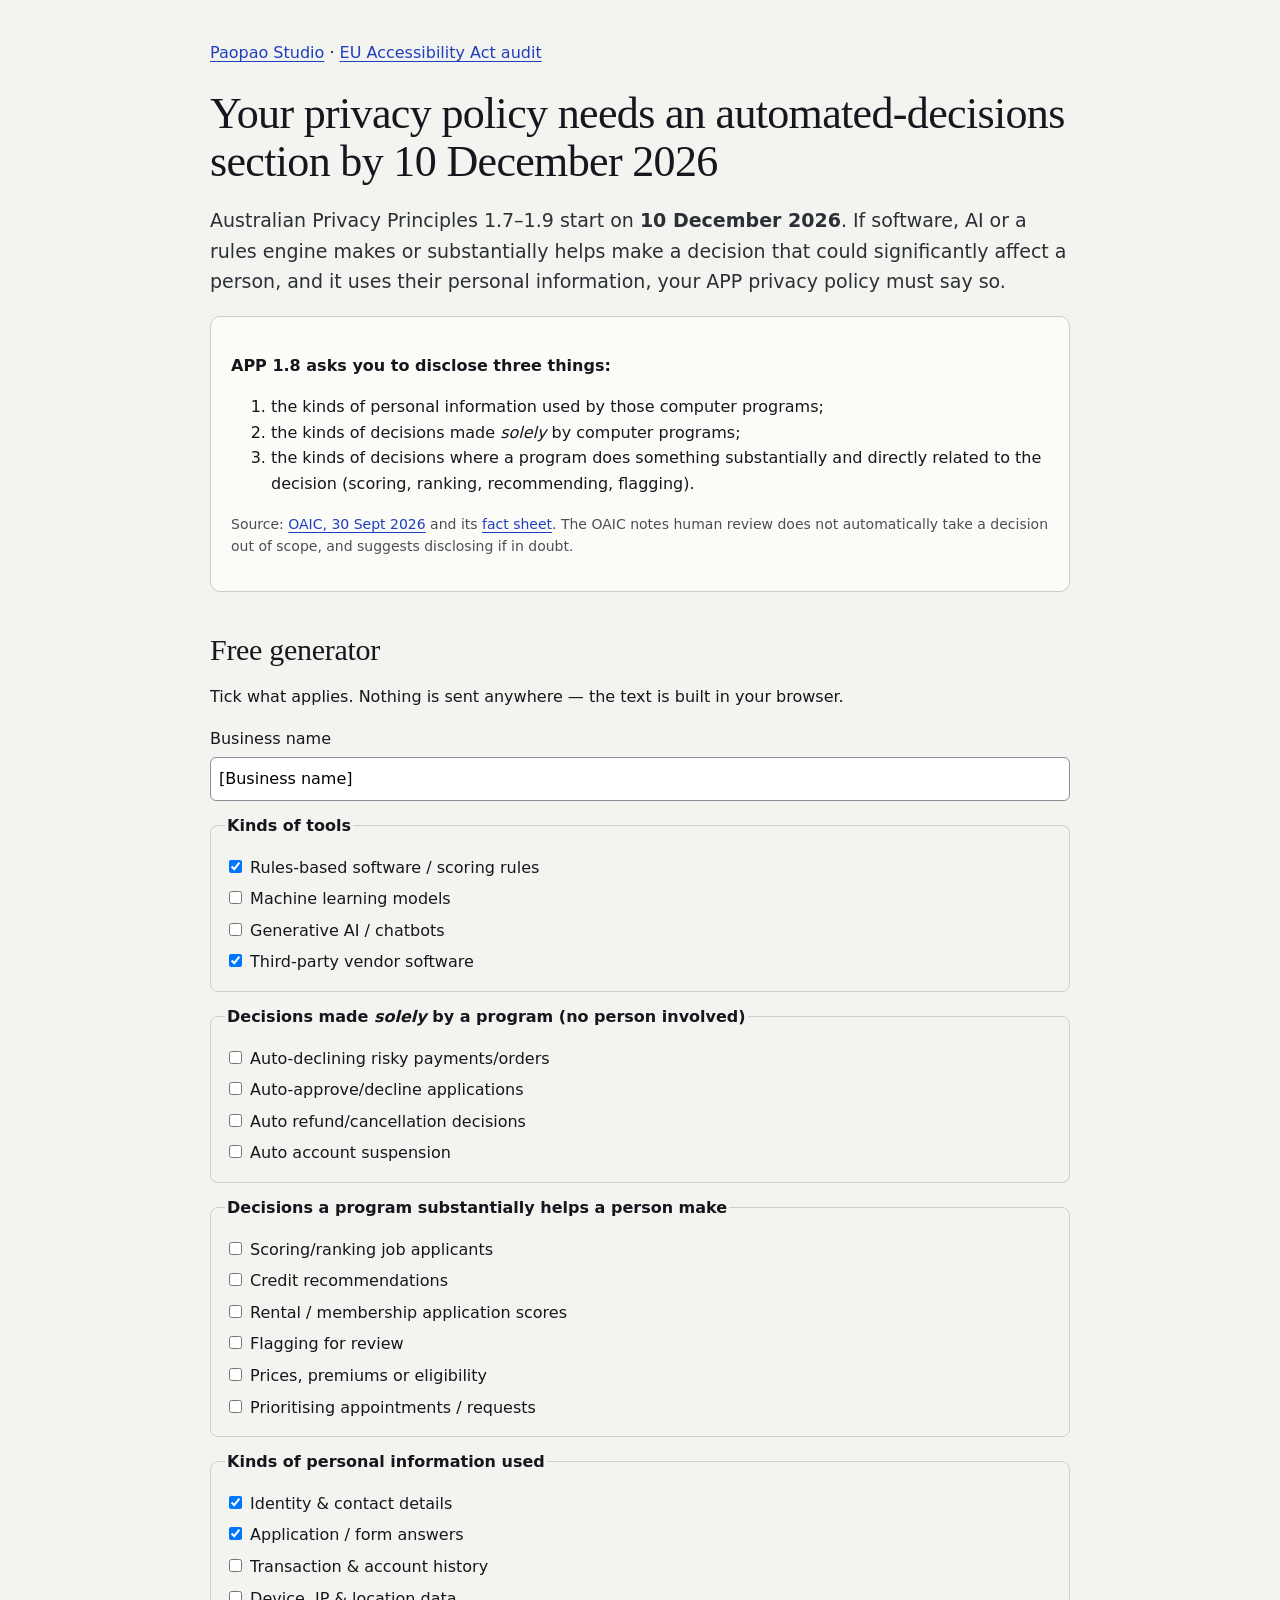
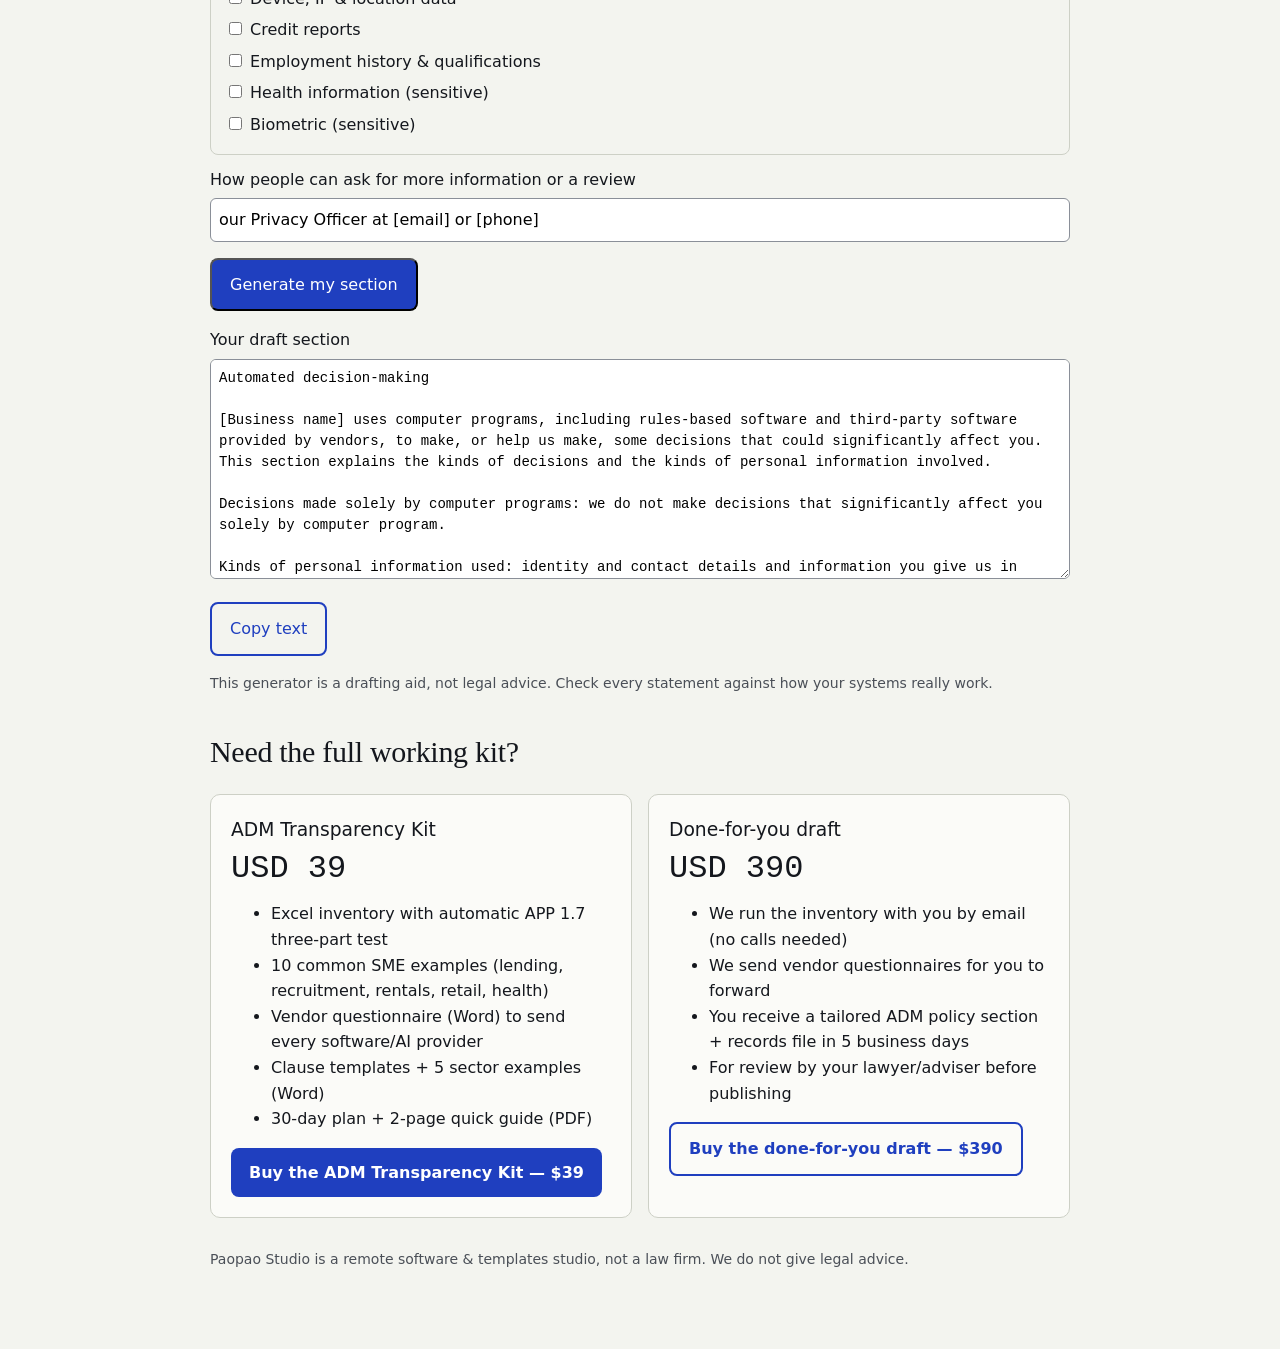
<file: au-adm/index.html>
<!doctype html>
<html lang="en-AU">
<head>
<meta charset="utf-8">
<meta name="viewport" content="width=device-width, initial-scale=1">
<title>APP 1.7–1.9 Automated Decision-Making Privacy Policy Generator (free) | 10 Dec 2026 deadline</title>
<meta name="description" content="Free generator for the new Australian Privacy Act automated decision-making (ADM) privacy-policy section required from 10 December 2026, plus a USD 39 inventory & vendor-questionnaire kit.">
<link rel="canonical" href="https://paopao-studio.pages.dev/au-adm/">
<meta property="og:title" content="APP 1.7–1.9 ADM privacy-policy generator (free)">
<meta property="og:description" content="From 10 December 2026 your privacy policy must explain decisions made or informed by computer programs. Draft the section in 5 minutes.">
<link rel="icon" href="../assets/favicon.svg" type="image/svg+xml">
<link rel="stylesheet" href="../assets/styles.css">
<link rel="stylesheet" href="../assets/offer.css">
</head>
<body>
<a class="skip" href="#main">Skip to content</a>
<main id="main" class="o-wrap">
<p class="o-nav"><a href="../">Paopao Studio</a> · <a href="../eaa-audit/">EU Accessibility Act audit</a></p>
<h1>Your privacy policy needs an automated-decisions section by 10 December 2026</h1>
<p class="o-lead">Australian Privacy Principles 1.7–1.9 start on <strong>10 December 2026</strong>. If software, AI or a rules engine makes or substantially helps make a decision that could significantly affect a person, and it uses their personal information, your APP privacy policy must say so.</p>
<div class="o-box">
<p><strong>APP 1.8 asks you to disclose three things:</strong></p>
<ol><li>the kinds of personal information used by those computer programs;</li>
<li>the kinds of decisions made <em>solely</em> by computer programs;</li>
<li>the kinds of decisions where a program does something substantially and directly related to the decision (scoring, ranking, recommending, flagging).</li></ol>
<p class="o-small">Source: <a href="https://www.oaic.gov.au/news/media-centre/new-resources-on-transparency-for-use-of-ai-and-automated-decision-making">OAIC, 30 Sept 2026</a> and its <a href="https://www.oaic.gov.au/__data/assets/pdf_file/0021/269013/APP-1.7-1.9-Transparency-Obligation-Fact-Sheet.PDF">fact sheet</a>. The OAIC notes human review does not automatically take a decision out of scope, and suggests disclosing if in doubt.</p>
</div>

<h2>Free generator</h2>
<p>Tick what applies. Nothing is sent anywhere — the text is built in your browser.</p>
<form id="gen" onsubmit="return false">
<label for="org">Business name</label><input type="text" id="org" value="[Business name]">
<fieldset><legend>Kinds of tools</legend>
<label><input type="checkbox" name="tool" value="rules-based software" checked> Rules-based software / scoring rules</label>
<label><input type="checkbox" name="tool" value="machine learning models"> Machine learning models</label>
<label><input type="checkbox" name="tool" value="generative AI tools, including chatbots"> Generative AI / chatbots</label>
<label><input type="checkbox" name="tool" value="third-party software provided by vendors" checked> Third-party vendor software</label>
</fieldset>
<fieldset><legend>Decisions made <em>solely</em> by a program (no person involved)</legend>
<label><input type="checkbox" name="solo" value="automatically declining payments or orders our fraud system identifies as high risk"> Auto-declining risky payments/orders</label>
<label><input type="checkbox" name="solo" value="automatically approving or declining applications that meet or fail set criteria"> Auto-approve/decline applications</label>
<label><input type="checkbox" name="solo" value="automatically approving or refusing some refund or cancellation requests"> Auto refund/cancellation decisions</label>
<label><input type="checkbox" name="solo" value="automatically suspending accounts that show signs of misuse"> Auto account suspension</label>
</fieldset>
<fieldset><legend>Decisions a program substantially helps a person make</legend>
<label><input type="checkbox" name="assist" value="scoring or ranking job applications before our staff review them"> Scoring/ranking job applicants</label>
<label><input type="checkbox" name="assist" value="recommending whether to approve credit and what limit to offer"> Credit recommendations</label>
<label><input type="checkbox" name="assist" value="scoring rental or membership applications"> Rental / membership application scores</label>
<label><input type="checkbox" name="assist" value="flagging claims, transactions or accounts for further review"> Flagging for review</label>
<label><input type="checkbox" name="assist" value="setting prices, premiums or eligibility for offers"> Prices, premiums or eligibility</label>
<label><input type="checkbox" name="assist" value="prioritising appointment or service requests"> Prioritising appointments / requests</label>
</fieldset>
<fieldset><legend>Kinds of personal information used</legend>
<label><input type="checkbox" name="pi" value="identity and contact details" checked> Identity &amp; contact details</label>
<label><input type="checkbox" name="pi" value="information you give us in applications and forms" checked> Application / form answers</label>
<label><input type="checkbox" name="pi" value="transaction, order and account history"> Transaction &amp; account history</label>
<label><input type="checkbox" name="pi" value="device, IP address and location data"> Device, IP &amp; location data</label>
<label><input type="checkbox" name="pi" value="credit information from credit reporting bodies"> Credit reports</label>
<label><input type="checkbox" name="pi" value="employment history and qualifications"> Employment history &amp; qualifications</label>
<label><input type="checkbox" name="pi" value="health information (sensitive information)"> Health information (sensitive)</label>
<label><input type="checkbox" name="pi" value="biometric information such as facial images or voice (sensitive information)"> Biometric (sensitive)</label>
</fieldset>
<label for="contact">How people can ask for more information or a review</label><input type="text" id="contact" value="our Privacy Officer at [email] or [phone]">
<p><button type="button" class="o-btn" id="go">Generate my section</button></p>
<label for="out">Your draft section</label>
<textarea id="out" readonly></textarea>
<p><button type="button" class="o-btn line" id="copy">Copy text</button> <span id="copied" role="status" class="o-small"></span></p>
</form>
<p class="o-small">This generator is a drafting aid, not legal advice. Check every statement against how your systems really work.</p>

<h2>Need the full working kit?</h2>
<div class="o-grid">
<div class="o-box"><h3>ADM Transparency Kit</h3><p class="o-price">USD 39</p>
<ul><li>Excel inventory with automatic APP 1.7 three-part test</li><li>10 common SME examples (lending, recruitment, rentals, retail, health)</li><li>Vendor questionnaire (Word) to send every software/AI provider</li><li>Clause templates + 5 sector examples (Word)</li><li>30-day plan + 2-page quick guide (PDF)</li></ul>
<a class="o-btn" href="https://zolt.me/product/49fae02a-1220-4e03-829f-0b66a2b53dc1?utm_source=paopao_site&amp;utm_medium=offer_page&amp;utm_campaign=au_adm_1029&amp;utm_content=kit">Buy the ADM Transparency Kit — $39</a></div>
<div class="o-box"><h3>Done-for-you draft</h3><p class="o-price">USD 390</p>
<ul><li>We run the inventory with you by email (no calls needed)</li><li>We send vendor questionnaires for you to forward</li><li>You receive a tailored ADM policy section + records file in 5 business days</li><li>For review by your lawyer/adviser before publishing</li></ul>
<a class="o-btn line" href="https://zolt.me/product/b9b71bbc-fb65-4a35-a6e5-643e3d0e2369?utm_source=paopao_site&amp;utm_medium=offer_page&amp;utm_campaign=au_adm_1029&amp;utm_content=dfy">Buy the done-for-you draft — $390</a></div>
</div>
<p class="o-small">Paopao Studio is a remote software &amp; templates studio, not a law firm. We do not give legal advice.</p>
</main>
<script>
function vals(n){return [...document.querySelectorAll('input[name='+n+']:checked')].map(e=>e.value)}
function list(a,sep){sep=sep||', ';return a.length<2?(a[0]||''):a.slice(0,-1).join(sep)+(sep==', '?' and ':'; and ')+a[a.length-1]}
function gen(){
 const org=document.getElementById('org').value||'We', tools=vals('tool'), solo=vals('solo'), assist=vals('assist'), pi=vals('pi'), c=document.getElementById('contact').value;
 let t='Automated decision-making\n\n'+org+' uses computer programs'+(tools.length?', including '+list(tools)+',':'')+' to make, or help us make, some decisions that could significantly affect you. This section explains the kinds of decisions and the kinds of personal information involved.\n\n';
 t+= solo.length ? 'Decisions made solely by computer programs: we use computer programs for '+list(solo,'; ')+'.\n\n' : 'Decisions made solely by computer programs: we do not make decisions that significantly affect you solely by computer program.\n\n';
 if(assist.length) t+='Decisions where computer programs help us decide: we use computer programs for '+list(assist,'; ')+'. A member of our team considers this output when making the decision.\n\n';
 if(pi.length) t+='Kinds of personal information used: '+list(pi)+'.\n\n';
 if(pi.some(x=>x.includes('sensitive'))) t+='Some of this is sensitive information. We handle it as described in the sensitive information section of this policy.\n\n';
 t+='If you would like more information about a decision that affects you, or would like a person to review it, contact '+c+'.';
 document.getElementById('out').value=t;
}
document.getElementById('go').onclick=gen;
document.getElementById('copy').onclick=()=>{navigator.clipboard.writeText(document.getElementById('out').value).then(()=>document.getElementById('copied').textContent='Copied.')};
gen();
</script>
<script data-goatcounter="https://paopaostudio.goatcounter.com/count" async src="//gc.zgo.at/count.js"></script>
</body>
</html>
</file>
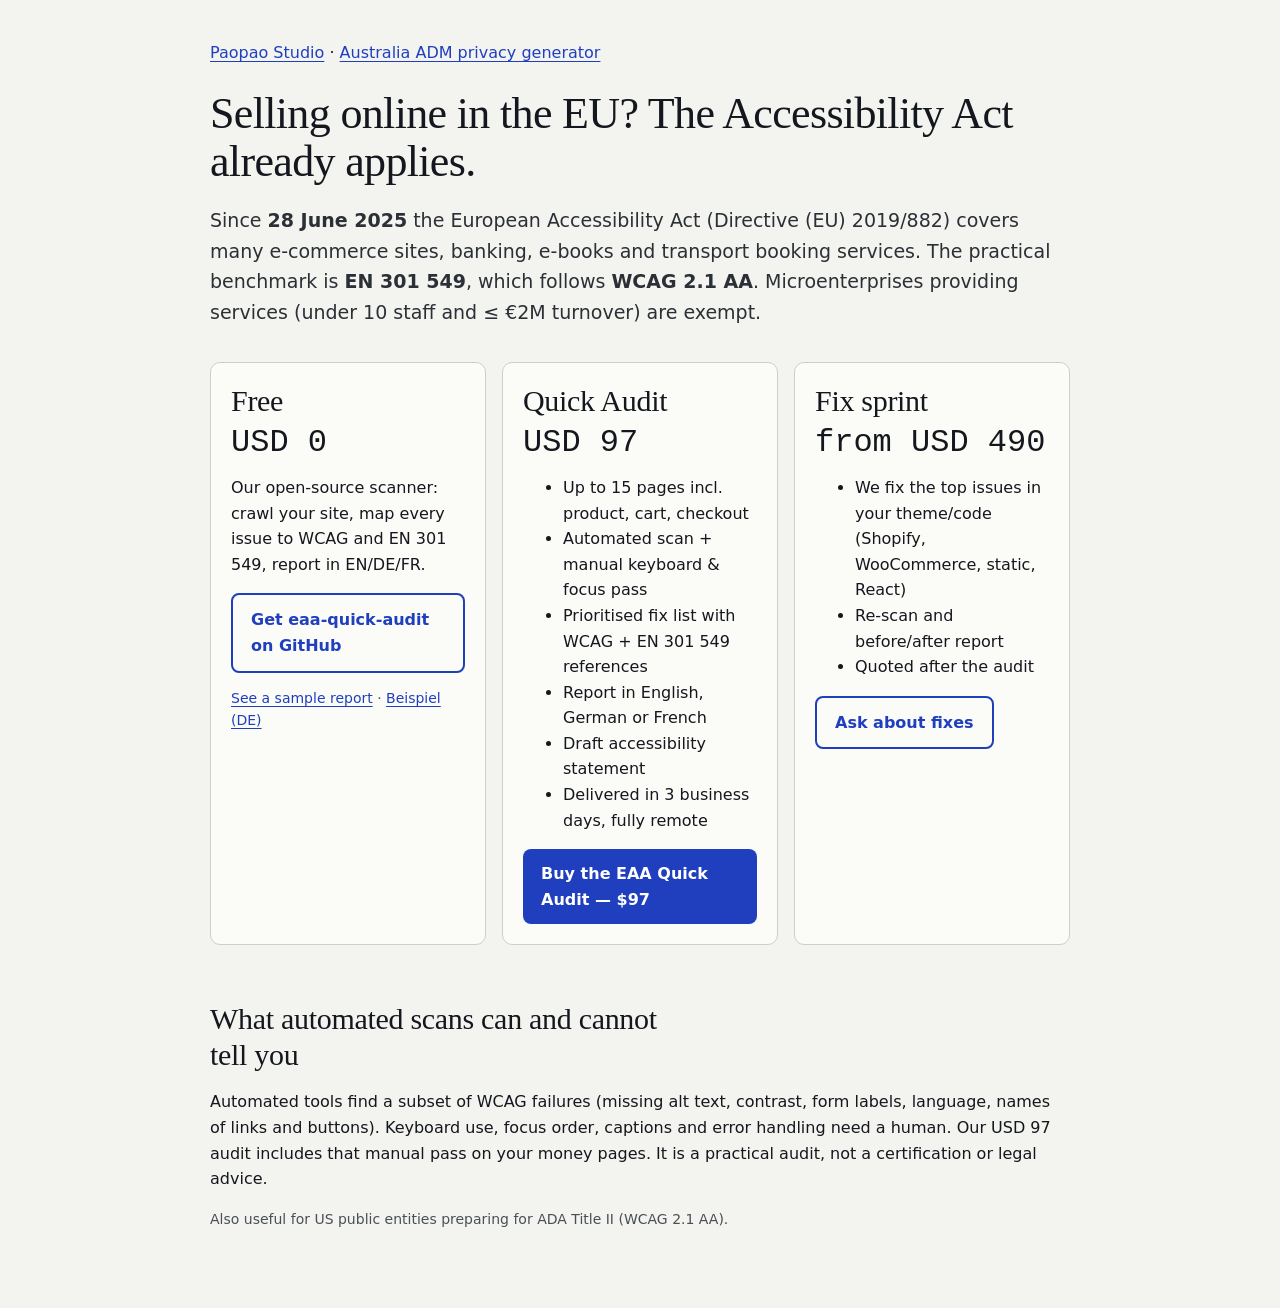
<file: eaa-audit/index.html>
<!doctype html>
<html lang="en">
<head>
<meta charset="utf-8">
<meta name="viewport" content="width=device-width, initial-scale=1">
<title>European Accessibility Act (EAA) Quick Audit for online shops — USD 97 | Free CLI</title>
<meta name="description" content="EAA / WCAG 2.1 AA quick audit for e-commerce sites: automated scan + manual keyboard check, EN 301 549 mapping, report in English, German or French. USD 97. Free open-source scanner.">
<link rel="canonical" href="https://paopao-studio.pages.dev/eaa-audit/">
<meta property="og:title" content="EAA Quick Audit — USD 97 per site">
<meta property="og:description" content="Prioritised WCAG 2.1 AA fix list with EN 301 549 references, in EN/DE/FR. Delivered remotely in 3 business days.">
<link rel="icon" href="../assets/favicon.svg" type="image/svg+xml">
<link rel="stylesheet" href="../assets/styles.css">
<link rel="stylesheet" href="../assets/offer.css">
</head>
<body>
<a class="skip" href="#main">Skip to content</a>
<main id="main" class="o-wrap">
<p class="o-nav"><a href="../">Paopao Studio</a> · <a href="../au-adm/">Australia ADM privacy generator</a></p>
<h1>Selling online in the EU? The Accessibility Act already applies.</h1>
<p class="o-lead">Since <strong>28 June 2025</strong> the European Accessibility Act (Directive (EU) 2019/882) covers many e-commerce sites, banking, e-books and transport booking services. The practical benchmark is <strong>EN 301 549</strong>, which follows <strong>WCAG 2.1 AA</strong>. Microenterprises providing services (under 10 staff and ≤ €2M turnover) are exempt.</p>

<div class="o-grid">
<div class="o-box"><h2 style="margin-top:0">Free</h2><p class="o-price">USD 0</p>
<p>Our open-source scanner: crawl your site, map every issue to WCAG and EN 301 549, report in EN/DE/FR.</p>
<a class="o-btn line" href="https://github.com/paopao-studio-ai/eaa-quick-audit">Get eaa-quick-audit on GitHub</a>
<p class="o-small"><a href="sample-report.html">See a sample report</a> · <a href="sample-report-de.html" hreflang="de">Beispiel (DE)</a></p></div>
<div class="o-box"><h2 style="margin-top:0">Quick Audit</h2><p class="o-price">USD 97</p>
<ul><li>Up to 15 pages incl. product, cart, checkout</li><li>Automated scan + manual keyboard &amp; focus pass</li><li>Prioritised fix list with WCAG + EN 301 549 references</li><li>Report in English, German or French</li><li>Draft accessibility statement</li><li>Delivered in 3 business days, fully remote</li></ul>
<a class="o-btn" href="https://zolt.me/product/5ff72cc6-5fa6-4b8a-83fb-9a2cb9e4df96?utm_source=paopao_site&amp;utm_medium=offer_page&amp;utm_campaign=eaa_1029&amp;utm_content=audit">Buy the EAA Quick Audit — $97</a></div>
<div class="o-box"><h2 style="margin-top:0">Fix sprint</h2><p class="o-price">from USD 490</p>
<ul><li>We fix the top issues in your theme/code (Shopify, WooCommerce, static, React)</li><li>Re-scan and before/after report</li><li>Quoted after the audit</li></ul>
<a class="o-btn line" href="mailto:paopaomusic@mail.grokbot.com?subject=EAA%20fix%20sprint">Ask about fixes</a></div>
</div>

<h2>What automated scans can and cannot tell you</h2>
<p>Automated tools find a subset of WCAG failures (missing alt text, contrast, form labels, language, names of links and buttons). Keyboard use, focus order, captions and error handling need a human. Our USD 97 audit includes that manual pass on your money pages. It is a practical audit, not a certification or legal advice.</p>
<p class="o-small">Also useful for US public entities preparing for ADA Title II (WCAG 2.1 AA).</p>
</main>
<script data-goatcounter="https://paopaostudio.goatcounter.com/count" async src="//gc.zgo.at/count.js"></script>
</body>
</html>
</file>
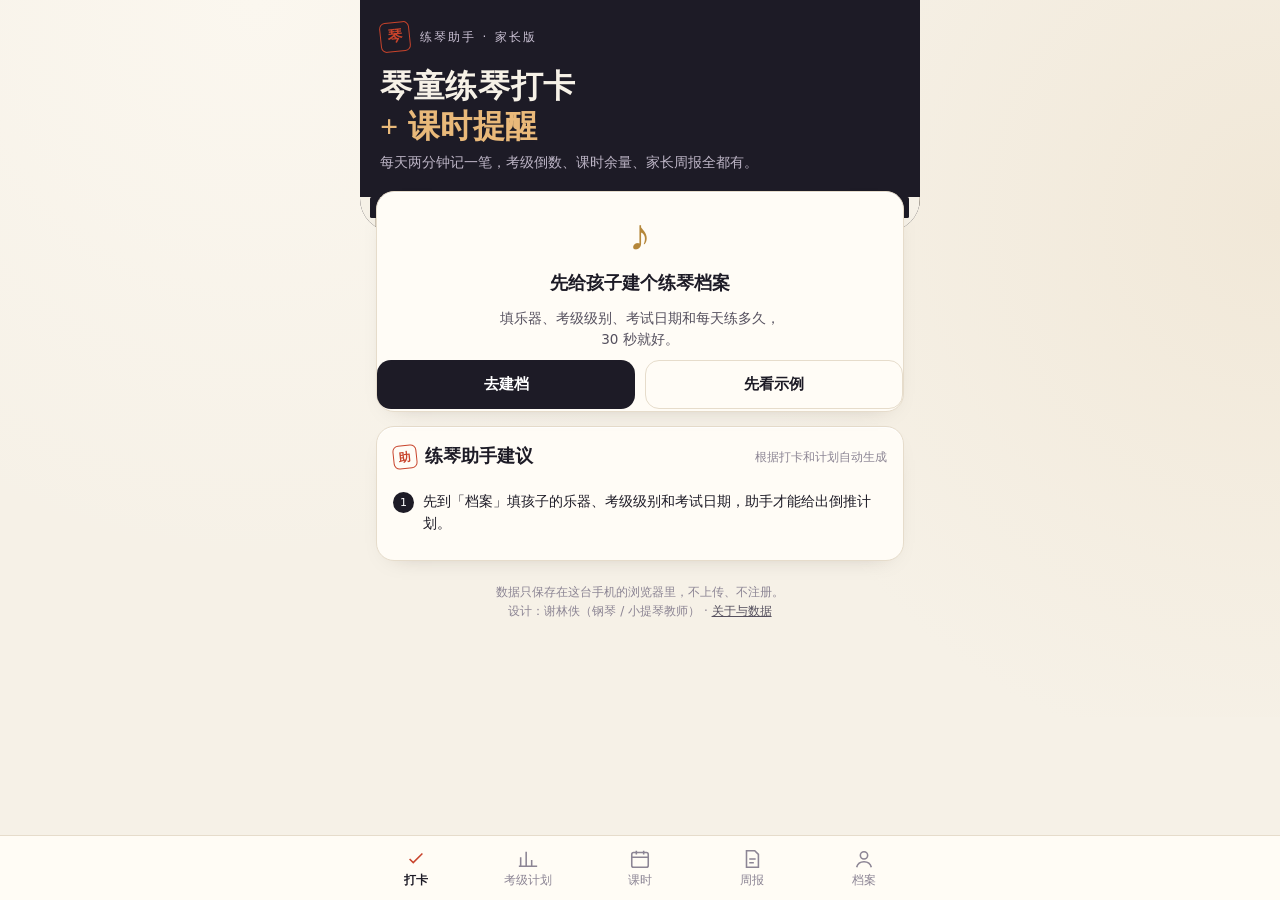
<file: piano-practice/index.html>
<!doctype html>
<html lang="zh-CN">
<head>
<meta charset="utf-8">
<meta name="viewport" content="width=device-width, initial-scale=1, viewport-fit=cover">
<title>琴童练琴打卡 + 课时提醒 · 练琴助手</title>
<meta name="description" content="给学钢琴、小提琴孩子的家长用：每天练琴打卡、按考级日期倒推练琴计划、课时余量和上课提醒、一键生成家长周报。数据只存在本机。">
<meta name="theme-color" content="#1D1B26">
<link rel="canonical" href="https://paopao-studio.pages.dev/piano-practice/">
<meta property="og:title" content="琴童练琴打卡 + 课时提醒">
<meta property="og:description" content="打卡、考级倒推计划、课时提醒、家长周报，一页搞定。">
<link rel="icon" href="data:image/svg+xml,%3Csvg xmlns='http://www.w3.org/2000/svg' viewBox='0 0 32 32'%3E%3Crect width='32' height='32' rx='7' fill='%231D1B26'/%3E%3Crect x='5' y='7' width='5' height='18' rx='1' fill='%23F6F1E7'/%3E%3Crect x='11' y='7' width='5' height='18' rx='1' fill='%23F6F1E7'/%3E%3Crect x='17' y='7' width='5' height='18' rx='1' fill='%23F6F1E7'/%3E%3Crect x='23' y='7' width='4' height='18' rx='1' fill='%23F6F1E7'/%3E%3Crect x='8.5' y='7' width='3.5' height='10' fill='%231D1B26'/%3E%3Crect x='14.5' y='7' width='3.5' height='10' fill='%23C8432B'/%3E%3C/svg%3E">
<style>
:root{
  --paper:#F6F1E7; --card:#FFFCF6; --ink:#1D1B26; --ink2:#55505E; --ink3:#8C8594;
  --line:#E6DCCB; --red:#C8432B; --red2:#F3D9D2; --gold:#B5873A; --gold2:#F2E6CF;
  --green:#2E6B50; --green2:#DCEBE2; --r:18px;
  --serif:"Songti SC","STSong","Noto Serif CJK SC","Noto Serif SC","Source Han Serif SC",serif;
  --sans:-apple-system,"PingFang SC","HarmonyOS Sans SC","MiSans","Noto Sans CJK SC","Microsoft YaHei",system-ui,sans-serif;
}
*{box-sizing:border-box;-webkit-tap-highlight-color:transparent}
html,body{margin:0;background:var(--paper);color:var(--ink);font-family:var(--sans);font-size:15px;line-height:1.55}
body{background-image:radial-gradient(circle at 20% 0%,#FBF7EF 0,transparent 45%),radial-gradient(circle at 100% 30%,#F1E8D8 0,transparent 40%)}
button,input,select,textarea{font:inherit;color:inherit}
.wrap{max-width:560px;margin:0 auto;padding:0 16px calc(96px + env(safe-area-inset-bottom))}
.top{background:var(--ink);color:#F6F1E7;position:relative;overflow:hidden;padding:22px 20px 58px;border-radius:0 0 28px 28px;margin:0 -16px}
.top .keys{position:absolute;left:0;right:0;bottom:0;height:34px;background:url("data:image/svg+xml,%3Csvg xmlns='http://www.w3.org/2000/svg' width='112' height='34'%3E%3Crect width='112' height='34' fill='%23F6F1E7'/%3E%3Cg fill='%23CFC6B6'%3E%3Crect x='15' width='1' height='34'/%3E%3Crect x='31' width='1' height='34'/%3E%3Crect x='47' width='1' height='34'/%3E%3Crect x='63' width='1' height='34'/%3E%3Crect x='79' width='1' height='34'/%3E%3Crect x='95' width='1' height='34'/%3E%3Crect x='111' width='1' height='34'/%3E%3C/g%3E%3Cg fill='%231D1B26'%3E%3Crect x='10' width='11' height='21' rx='1.5'/%3E%3Crect x='26' width='11' height='21' rx='1.5'/%3E%3Crect x='58' width='11' height='21' rx='1.5'/%3E%3Crect x='74' width='11' height='21' rx='1.5'/%3E%3Crect x='90' width='11' height='21' rx='1.5'/%3E%3C/g%3E%3C/svg%3E") repeat-x 0 0/112px 34px}
.brand{display:flex;align-items:center;gap:10px;font-size:12px;letter-spacing:.18em;color:#C9C0D3}
.seal{display:inline-grid;place-items:center;width:30px;height:30px;border:1.5px solid var(--red);color:var(--red);border-radius:6px;font-family:var(--serif);font-weight:700;font-size:15px;transform:rotate(-6deg);letter-spacing:0;flex:none}
.top h1{font-family:var(--serif);font-weight:700;font-size:28px;line-height:1.25;margin:14px 0 6px;letter-spacing:.02em}
.top h1 em{font-style:normal;color:#E9B97A}
.top p{margin:0;color:#BDB5C6;font-size:13.5px}
.demo{margin:12px 0 0;background:var(--gold2);border:1px dashed var(--gold);color:#6E4F17;border-radius:12px;padding:9px 12px;font-size:13px;display:flex;justify-content:space-between;gap:8px;align-items:center}
.demo button{border:0;background:var(--ink);color:#fff;border-radius:999px;padding:6px 12px;font-size:12.5px;white-space:nowrap}
.card{background:var(--card);border:1px solid var(--line);border-radius:var(--r);padding:16px;margin-top:14px;box-shadow:0 1px 0 #fff inset,0 8px 24px -18px rgba(40,30,20,.35)}
.lift{margin-top:-40px;position:relative;z-index:2}
.demo + main .lift,#demoBar:not(:empty) + main .lift{margin-top:14px}
.h{font-family:var(--serif);font-weight:700;font-size:18px;margin:0 0 10px;display:flex;align-items:center;gap:8px}
.h small{font-family:var(--sans);font-weight:400;font-size:12px;color:var(--ink3);margin-left:auto}
.sub{color:var(--ink2);font-size:13.5px;margin:0 0 10px}
.muted{color:var(--ink3);font-size:12.5px}
.row{display:flex;gap:10px;align-items:center}
.grid2{display:grid;grid-template-columns:1fr 1fr;gap:10px}
.grid3{display:grid;grid-template-columns:repeat(3,1fr);gap:8px}
label.f{display:block;font-size:12.5px;color:var(--ink2);margin:10px 0 4px}
input[type=text],input[type=number],input[type=date],input[type=time],select,textarea{width:100%;background:#fff;border:1px solid var(--line);border-radius:12px;padding:10px 12px;outline:none;min-height:44px}
input:focus,select:focus,textarea:focus{border-color:var(--ink);box-shadow:0 0 0 3px rgba(29,27,38,.08)}
textarea{min-height:64px;resize:vertical}
.btn{display:inline-flex;align-items:center;justify-content:center;gap:6px;border:0;border-radius:14px;padding:12px 16px;min-height:46px;background:var(--ink);color:#fff;font-weight:600;cursor:pointer;text-decoration:none}
.btn.red{background:var(--red)} .btn.ghost{background:transparent;border:1px solid var(--line);color:var(--ink)} .btn.small{min-height:36px;padding:7px 12px;font-size:13px;border-radius:11px}
.btn.block{width:100%}
.btn:active{transform:translateY(1px)}
.chips{display:flex;flex-wrap:wrap;gap:8px}
.chip{border:1px solid var(--line);background:#fff;border-radius:999px;padding:7px 12px;font-size:13.5px;cursor:pointer;min-height:36px}
.chip.on{background:var(--ink);color:#fff;border-color:var(--ink)}
.chip.q1.on{background:var(--green);border-color:var(--green)} .chip.q3.on{background:var(--red);border-color:var(--red)}
.hero{display:grid;grid-template-columns:auto 1fr;gap:16px;align-items:center}
.ring{width:112px;height:112px;position:relative}
.ring svg{transform:rotate(-90deg)}
.ring .c{position:absolute;inset:0;display:grid;place-items:center;text-align:center;line-height:1.1}
.ring b{font-size:26px;font-family:var(--serif)} .ring span{display:block;font-size:11.5px;color:var(--ink3);margin-top:3px}
.streak{font-family:var(--serif);font-size:40px;font-weight:700;line-height:1;color:var(--red)}
.streak small{font-size:14px;color:var(--ink2);font-family:var(--sans);font-weight:400;margin-left:4px}
.kv{display:flex;gap:14px;margin-top:8px;flex-wrap:wrap}
.kv div{font-size:12.5px;color:var(--ink3)} .kv b{display:block;color:var(--ink);font-size:16px;font-family:var(--serif)}
.alert{border-radius:14px;padding:11px 13px;font-size:13.5px;margin-top:12px;display:flex;gap:9px;align-items:flex-start}
.alert.warn{background:var(--red2);color:#7A2414} .alert.ok{background:var(--green2);color:#1E4A36} .alert.info{background:var(--gold2);color:#5E4313}
.alert i{font-style:normal;font-size:16px;line-height:1.3}
.heat{display:grid;grid-template-columns:repeat(7,1fr);gap:5px}
.heat .wd{font-size:11px;color:var(--ink3);text-align:center}
.heat .d{aspect-ratio:1;border-radius:7px;background:#EFE7D9}
.heat .d.l1{background:#E8CFB0} .heat .d.l2{background:#D69A6A} .heat .d.l3{background:var(--red)}
.heat .d.today{outline:2px solid var(--ink);outline-offset:1px}
.heat .d.fut{background:transparent;border:1px dashed var(--line)}
.legend{display:flex;gap:6px;align-items:center;font-size:11.5px;color:var(--ink3);margin-top:8px;justify-content:flex-end}
.legend s{display:inline-block;width:12px;height:12px;border-radius:3px;text-decoration:none}
.tips{list-style:none;padding:0;margin:0}
.tips li{padding:10px 0 10px 30px;border-top:1px dashed var(--line);position:relative;font-size:14px}
.tips li:first-child{border-top:0}
.tips li::before{content:attr(data-i);position:absolute;left:0;top:11px;width:21px;height:21px;border-radius:50%;background:var(--ink);color:#fff;font-size:11px;display:grid;place-items:center}
.tips li.r::before{background:var(--red)} .tips li.g::before{background:var(--green)}
.list{margin:0;padding:0;list-style:none}
.list li{display:flex;justify-content:space-between;align-items:center;gap:10px;padding:10px 0;border-top:1px solid var(--line);font-size:13.5px}
.list li:first-child{border-top:0}
.list .x{border:0;background:none;color:var(--ink3);font-size:20px;padding:0 6px;cursor:pointer;min-height:36px}
.count{display:flex;align-items:baseline;gap:6px}
.count b{font-family:var(--serif);font-size:46px;line-height:1;color:var(--ink)}
.phases{display:grid;grid-template-columns:repeat(4,1fr);gap:4px;margin:14px 0 4px}
.ph{border-radius:10px;padding:8px 4px;background:#F1EADF;font-size:11.5px;text-align:center;color:var(--ink2)}
.ph b{display:block;font-size:13px;color:var(--ink)} .ph.on{background:var(--ink);color:#D9D2E2} .ph.on b{color:#fff}
.ph.done{opacity:.55}
.split{display:flex;height:12px;border-radius:999px;overflow:hidden;margin:10px 0 6px}
.split i{display:block}
.pieces .pc{padding:11px 0;border-top:1px solid var(--line)}
.pieces .pc:first-child{border-top:0}
.steps{display:flex;gap:3px;margin-top:7px}
.steps button{flex:1;border:0;height:30px;border-radius:7px;background:#EFE7D9;font-size:11px;color:var(--ink3);cursor:pointer;padding:0}
.steps button.on{background:var(--green);color:#fff}
.steps button.cur{background:var(--ink);color:#fff}
table.wk{width:100%;border-collapse:collapse;font-size:12.5px}
table.wk th,table.wk td{padding:8px 4px;border-top:1px solid var(--line);text-align:left;vertical-align:top}
table.wk th{color:var(--ink3);font-weight:500;border-top:0}
table.wk tr.cur td{background:var(--gold2)}
.bar{height:6px;background:#EFE7D9;border-radius:9px;overflow:hidden;margin-top:3px}.bar i{display:block;height:100%;background:var(--green)}
.big{font-family:var(--serif);font-size:56px;line-height:1;font-weight:700}
.big small{font-size:15px;font-family:var(--sans);font-weight:400;color:var(--ink2)}
.pkg{height:10px;border-radius:9px;background:#EFE7D9;overflow:hidden;margin:10px 0 4px}.pkg i{display:block;height:100%;background:var(--ink)}
.rep{background:var(--ink);color:#F6F1E7;border-radius:22px;padding:20px 18px;position:relative;overflow:hidden}
.rep .t{font-family:var(--serif);font-size:21px;font-weight:700}
.rep .m{color:#B9B0C4;font-size:12.5px}
.rep .stats{display:grid;grid-template-columns:repeat(3,1fr);gap:8px;margin:16px 0}
.rep .stats div{background:rgba(255,255,255,.06);border-radius:12px;padding:10px 8px;text-align:center;font-size:11.5px;color:#B9B0C4}
.rep .stats b{display:block;font-family:var(--serif);font-size:22px;color:#fff}
.bars{display:grid;grid-template-columns:repeat(7,1fr);gap:8px;align-items:end;height:110px;margin:6px 0 4px;padding-top:14px}
.bars div{display:flex;flex-direction:column;align-items:center;justify-content:flex-end;height:100%;font-size:10.5px;color:#B9B0C4;gap:4px}
.bars i{display:block;width:100%;border-radius:6px 6px 3px 3px;background:#E9B97A;min-height:3px}
.bars i.z{background:rgba(255,255,255,.12)}
.rep .cm{background:#F6F1E7;color:var(--ink);border-radius:14px;padding:12px 13px;font-size:13.5px;margin-top:12px}
.rep .cm b{color:var(--red)}
.weeknav{display:flex;align-items:center;justify-content:space-between;margin-bottom:10px}
nav.tabs{position:fixed;left:0;right:0;bottom:0;z-index:20;background:rgba(255,252,246,.95);backdrop-filter:blur(12px);-webkit-backdrop-filter:blur(12px);border-top:1px solid var(--line);padding:6px 8px calc(6px + env(safe-area-inset-bottom))}
nav.tabs .in{max-width:560px;margin:0 auto;display:grid;grid-template-columns:repeat(5,1fr)}
nav.tabs button{border:0;background:none;padding:6px 0 4px;display:flex;flex-direction:column;align-items:center;gap:2px;font-size:11.5px;color:var(--ink3);cursor:pointer}
nav.tabs button svg{width:22px;height:22px;stroke:currentColor;fill:none;stroke-width:1.7}
nav.tabs button.on{color:var(--ink);font-weight:600}
nav.tabs button.on svg{stroke:var(--red)}
.modal{position:fixed;inset:0;background:rgba(20,18,26,.72);z-index:50;display:none;align-items:center;justify-content:center;padding:18px}
.modal.on{display:flex}
.modal .box{background:var(--card);border-radius:20px;padding:14px;max-width:440px;width:100%;max-height:92vh;overflow:auto;text-align:center}
.modal img{width:100%;border-radius:12px;display:block}
.toast{position:fixed;left:50%;bottom:90px;transform:translateX(-50%);background:var(--ink);color:#fff;padding:9px 16px;border-radius:999px;font-size:13.5px;z-index:60;opacity:0;transition:.25s;pointer-events:none;white-space:nowrap}
.toast.on{opacity:1}
.foot{text-align:center;color:var(--ink3);font-size:12px;margin:22px 0 0}
.foot a{color:var(--ink2)}
.empty{text-align:center;padding:10px 0 2px}
.empty .art{font-family:var(--serif);font-size:44px;color:var(--gold)}
hr.s{border:0;border-top:1px dashed var(--line);margin:14px 0}
@media (min-width:700px){.top{border-radius:0 0 32px 32px}.top h1{font-size:32px}}
</style>
</head>
<body>
<div class="wrap">
  <header class="top">
    <div class="brand"><span class="seal">琴</span>练琴助手 · 家长版</div>
    <h1>琴童练琴打卡<br><em>+ 课时提醒</em></h1>
    <p>每天两分钟记一笔，考级倒数、课时余量、家长周报全都有。</p>
    <div class="keys"></div>
  </header>
  <div id="demoBar"></div>
  <main id="view"></main>
  <p class="foot">数据只保存在这台手机的浏览器里，不上传、不注册。<br>设计：谢林佚（钢琴 / 小提琴教师） · <a href="#me" data-go="me">关于与数据</a></p>
</div>
<nav class="tabs"><div class="in">
  <button data-tab="today"><svg viewBox="0 0 24 24"><path d="M5 12l4 4L19 6"/></svg>打卡</button>
  <button data-tab="plan"><svg viewBox="0 0 24 24"><path d="M4 20V10M10 20V4M16 20v-7M22 20H2"/></svg>考级计划</button>
  <button data-tab="lesson"><svg viewBox="0 0 24 24"><rect x="3" y="5" width="18" height="16" rx="2"/><path d="M3 10h18M8 3v4M16 3v4"/></svg>课时</button>
  <button data-tab="report"><svg viewBox="0 0 24 24"><path d="M6 3h9l4 4v14H6z"/><path d="M9 12h7M9 16h5"/></svg>周报</button>
  <button data-tab="me"><svg viewBox="0 0 24 24"><circle cx="12" cy="8" r="4"/><path d="M4 21c1-4 4-6 8-6s7 2 8 6"/></svg>档案</button>
</div></nav>
<div class="modal" id="modal"><div class="box" id="modalBox"></div></div>
<div class="toast" id="toast"></div>

<script>
(function(){
"use strict";
var KEY="qintong.v1";
var WD=["周日","周一","周二","周三","周四","周五","周六"];
var STAGES=["识谱","分段练","连起来","提速度","完整奏","能上台"];
var TYPES=["基本练习","练习曲","乐曲"];
var ORGS=["中央音乐学院","上海音乐学院","中国音乐家协会","安徽省音乐家协会","其他"];
var PHASES=[
 {n:"熟悉期",s:[25,30,45],f:"慢速识谱，标好指法；分手 / 分段练，每段先弹对再求快。"},
 {n:"攻坚期",s:[20,30,50],f:"把每首的难点小节圈出来单独练；节拍器从慢速开始，稳了再加 4–8 拍。"},
 {n:"完整期",s:[15,25,60],f:"每天把每首乐曲完整演奏一遍；开始背谱，注意句子、强弱和表情。"},
 {n:"模拟期",s:[15,20,65],f:"按考试顺序从头到尾演奏，中途不停不重来；录视频回看，请家人当观众模拟考场。"}
];
function pad(n){return (n<10?"0":"")+n}
function ymd(d){return d.getFullYear()+"-"+pad(d.getMonth()+1)+"-"+pad(d.getDate())}
function parse(s){var a=s.split("-");return new Date(+a[0],+a[1]-1,+a[2])}
function addDays(d,n){return new Date(d.getFullYear(),d.getMonth(),d.getDate()+n)}
function today(){var n=new Date();return new Date(n.getFullYear(),n.getMonth(),n.getDate())}
function diffDays(a,b){return Math.round((b-a)/864e5)}
function md(d){return (d.getMonth()+1)+"月"+d.getDate()+"日"}
function weekStart(d){return addDays(d,-((d.getDay()+6)%7))}
function esc(s){return String(s==null?"":s).replace(/[&<>"']/g,function(c){return {"&":"&amp;","<":"&lt;",">":"&gt;","\"":"&quot;","'":"&#39;"}[c]})}
function uid(){return Date.now().toString(36)+Math.random().toString(36).slice(2,7)}

function blank(){return {profile:null,pieces:[],logs:[],lessons:{total:0,used:[],slots:[],teacher:"",place:""},demo:false,notified:{}}}
var S;
try{S=JSON.parse(localStorage.getItem(KEY))||blank()}catch(e){S=blank()}
if(!S.lessons)S.lessons=blank().lessons; if(!S.notified)S.notified={}; if(!S.pieces)S.pieces=[]; if(!S.logs)S.logs=[];
function save(){try{localStorage.setItem(KEY,JSON.stringify(S))}catch(e){toast("保存失败：浏览器存储不可用")}}
var tab=(location.hash||"#today").slice(1); if(!/^(today|plan|lesson|report|me)$/.test(tab))tab="today";
var repOffset=0, sel={pieces:[],q:2,min:null};

function minutesByDay(){var m={};S.logs.forEach(function(l){m[l.date]=(m[l.date]||0)+(+l.minutes||0)});return m}
function goal(){return (S.profile&&+S.profile.goal)||30}
function streak(){var m=minutesByDay(),d=today(),n=0;if(!m[ymd(d)])d=addDays(d,-1);while(m[ymd(d)]>0){n++;d=addDays(d,-1)}return n}
function bestStreak(){var days=Object.keys(minutesByDay()).sort(),best=0,cur=0,prev=null;days.forEach(function(s){var d=parse(s);cur=(prev&&diffDays(prev,d)===1)?cur+1:1;best=Math.max(best,cur);prev=d});return best}
function remaining(){return Math.max(0,(+S.lessons.total||0)-S.lessons.used.length)}
function nextLesson(from){
  from=from||new Date();var best=null;
  S.lessons.slots.forEach(function(s){
    var hm=s.time.split(":");
    for(var i=0;i<8;i++){var c=new Date(from.getFullYear(),from.getMonth(),from.getDate()+i,+hm[0],+hm[1]);
      if(c.getDay()==+s.wd&&c>from){if(!best||c<best.at)best={at:c,slot:s};break}}
  });
  return best;
}
function whenText(dt){var dd=diffDays(today(),new Date(dt.getFullYear(),dt.getMonth(),dt.getDate()));var w=dd===0?"今天":dd===1?"明天":dd===2?"后天":md(dt);return w+" "+WD[dt.getDay()]+" "+pad(dt.getHours())+":"+pad(dt.getMinutes())}
function exam(){if(!S.profile||!S.profile.exam)return null;var e=parse(S.profile.exam);var st=S.profile.planStart?parse(S.profile.planStart):today();if(st>=e)st=addDays(e,-28);return {date:e,start:st,left:diffDays(today(),e),total:diffDays(st,e)}}
function phaseInfo(){
  var x=exam();if(!x)return null;
  var T=Math.max(1,x.total),sim=Math.min(Math.max(7,Math.round(T*.1)),T),rest=T-sim,p1=Math.round(rest*.4),p2=Math.round(rest*.8);
  var b=[0,p1,p2,rest,T+1],el=diffDays(x.start,today()),idx=3;
  for(var i=0;i<4;i++){if(el<b[i+1]){idx=i;break}}
  if(el<0)idx=0;
  return {b:b,idx:idx,x:x,ranges:[0,1,2,3].map(function(i){return [addDays(x.start,b[i]),addDays(x.start,Math.max(b[i],b[i+1]-1))]})};
}
function weekStats(off){
  var ws=addDays(weekStart(today()),off*7),m=minutesByDay(),days=[],tot=0,cnt=0,hit=0,pcs={},stuck={};
  for(var i=0;i<7;i++){var d=addDays(ws,i),v=m[ymd(d)]||0;days.push({d:d,v:v});tot+=v;if(v>0)cnt++;if(v>=goal())hit++}
  var a=ymd(ws),z=ymd(addDays(ws,6));
  S.logs.forEach(function(l){if(l.date>=a&&l.date<=z){(l.pieces||[]).forEach(function(p){pcs[p]=(pcs[p]||0)+1;if(+l.q===3)stuck[p]=(stuck[p]||0)+1})}});
  return {ws:ws,we:addDays(ws,6),days:days,tot:tot,cnt:cnt,hit:hit,pcs:pcs,stuck:stuck};
}
function lessonsInWeek(ws){var a=ymd(ws),b=ymd(addDays(ws,6));return S.lessons.used.filter(function(u){return u.date>=a&&u.date<=b}).length}

/* 练琴助手：规则生成的建议 */
function tips(){
  var out=[],m=minutesByDay(),t=m[ymd(today())]||0,g=goal(),st=streak(),pi=phaseInfo(),nl=nextLesson(),rem=remaining();
  if(!S.profile){out.push({c:"",t:"先到「档案」填孩子的乐器、考级级别和考试日期，助手才能给出倒推计划。"});return out}
  if(t===0){var base=pi?Math.round(g*PHASES[pi.idx].s[0]/100):Math.round(g*.2);out.push({c:"r",t:"今天还没打卡。先用 "+base+" 分钟练音阶 / 基本功把手热起来，再进入曲子。"})}
  else if(t<g)out.push({c:"",t:"今天已练 "+t+" 分钟，离目标还差 "+(g-t)+" 分钟。"});
  else out.push({c:"g",t:"今天的 "+g+" 分钟目标已完成，辛苦了！"});
  if(st>=7)out.push({c:"g",t:"已连续打卡 "+st+" 天。连续比时长更重要，保持住。"});
  else if(st===0&&Object.keys(m).length)out.push({c:"r",t:"连续打卡断了。今天哪怕只练 10 分钟，也能重新开始计数。"});
  if(pi&&pi.x.left>=0){
    out.push({c:"",t:"现在是「"+PHASES[pi.idx].n+"」，距考试 "+pi.x.left+" 天。重点："+PHASES[pi.idx].f});
    var need=Math.min(5,pi.idx*2),behind=S.pieces.filter(function(p){return p.type!=="基本练习"&&(p.stage||0)<need});
    if(behind.length)out.push({c:"r",t:"《"+behind[0].name+"》还在「"+STAGES[behind[0].stage||0]+"」，按进度应该到「"+STAGES[need]+"」了，这周优先练它。"});
  }
  var ws=weekStats(0),sp=Object.keys(ws.stuck).filter(function(k){return ws.stuck[k]>=2});
  if(sp.length)out.push({c:"r",t:"《"+sp[0]+"》本周 "+ws.stuck[sp[0]]+" 次记为「卡住了」。把卡的地方拆成 2–4 小节，慢速连对 5 遍再接回去；上课时请老师重点看。"});
  if(nl&&(nl.at-new Date())/36e5<=48)out.push({c:"",t:whenText(nl.at)+" 有课。课前把老师上次布置的内容完整过一遍，记下想问的问题。"});
  if(S.lessons.total&&rem<=2)out.push({c:"r",t:"课时只剩 "+rem+" 节，记得和老师确认续课，避免断课。"});
  return out.slice(0,5);
}
function comment(w){
  var g=goal(),s=[];
  if(w.cnt===0)return "这一周还没有练琴记录。";
  s.push("本周练琴 <b>"+w.cnt+"</b> 天，共 <b>"+w.tot+"</b> 分钟，"+(w.hit>=5?"达标 "+w.hit+" 天，很稳定":w.hit>=3?"达标 "+w.hit+" 天，还可以更稳定":"只有 "+w.hit+" 天达到 "+g+" 分钟目标，下周争取多两天")+"。");
  var top=Object.keys(w.pcs).sort(function(a,b){return w.pcs[b]-w.pcs[a]});
  if(top.length)s.push("练得最多的是《"+esc(top[0])+"》（"+w.pcs[top[0]]+" 次）。");
  var never=S.pieces.filter(function(p){return !w.pcs[p.name]});
  if(never.length)s.push("《"+esc(never[0].name)+"》本周没练到，下周记得安排。");
  var st=Object.keys(w.stuck);if(st.length)s.push("《"+esc(st[0])+"》有卡住的情况，建议上课时请老师重点看。");
  return s.join("");
}

var V=document.getElementById("view");
function render(){
  document.querySelectorAll("nav.tabs button").forEach(function(b){b.classList.toggle("on",b.dataset.tab===tab)});
  document.getElementById("demoBar").innerHTML=S.demo?'<div class="demo"><span>当前是<b>示例数据</b>（虚构的孩子“示例·小雨”），仅用于演示功能。</span><button data-act="clearDemo">清除示例，开始使用</button></div>':"";
  V.innerHTML=({today:vToday,plan:vPlan,lesson:vLesson,report:vReport,me:vMe})[tab]();
}
function ring(v,g){var p=Math.min(1,v/g),r=48,c=2*Math.PI*r;
  return '<div class="ring"><svg width="112" height="112"><circle cx="56" cy="56" r="'+r+'" stroke="#EFE7D9" stroke-width="10" fill="none"/><circle cx="56" cy="56" r="'+r+'" stroke="'+(p>=1?"#2E6B50":"#C8432B")+'" stroke-width="10" fill="none" stroke-linecap="round" stroke-dasharray="'+(c*p)+' '+c+'"/></svg><div class="c"><div><b>'+v+'</b><span>/ '+g+' 分钟</span></div></div></div>'}
function vToday(){
  var m=minutesByDay(),t=m[ymd(today())]||0,g=goal(),h="",p=S.profile,nl=nextLesson(),x=exam();
  if(!p)return '<section class="card lift empty"><div class="art">♪</div><p class="h" style="justify-content:center">先给孩子建个练琴档案</p><p class="sub">填乐器、考级级别、考试日期和每天练多久，<br>30 秒就好。</p><div class="grid2"><button class="btn" data-go="me">去建档</button><button class="btn ghost" data-act="demo">先看示例</button></div></section>'+tipCard();
  h+='<section class="card lift"><div class="hero">'+ring(t,g)+'<div><div class="muted">'+esc(p.name)+' 已连续打卡</div><div class="streak">'+streak()+'<small>天</small></div><div class="kv"><div><b>'+bestStreak()+'</b>最长连续</div><div><b>'+weekStats(0).tot+'</b>本周分钟</div>'+(x&&x.left>=0?'<div><b>'+x.left+'</b>距考级天</div>':'')+'</div></div></div>';
  if(nl&&(nl.at-new Date())/36e5<=24)h+='<div class="alert info"><i>⏰</i><div>'+whenText(nl.at)+' 上课'+(S.lessons.teacher?'（'+esc(S.lessons.teacher)+'）':'')+'，剩余课时 '+remaining()+' 节。</div></div>';
  if(S.lessons.total&&remaining()<=2)h+='<div class="alert warn"><i>!</i><div>课时只剩 '+remaining()+' 节，记得续课。</div></div>';
  h+='</section>';
  var chips=S.pieces.map(function(pc){return '<button class="chip'+(sel.pieces.indexOf(pc.name)>=0?" on":"")+'" data-pc="'+esc(pc.name)+'">'+esc(pc.name)+'</button>'}).join("");
  h+='<section class="card"><p class="h">记一笔 <small>可多次，当天自动累加</small></p>'+
   '<label class="f">日期</label><input type="date" id="ciDate" value="'+ymd(today())+'" max="'+ymd(today())+'">'+
   '<label class="f">练了多久（分钟）</label><div class="chips" id="minChips">'+[10,20,30,45,60].map(function(n){return '<button class="chip'+(sel.min===n?" on":"")+'" data-min="'+n+'">'+n+'</button>'}).join("")+'</div><input type="number" id="ciMin" inputmode="numeric" min="1" max="600" placeholder="或直接输入分钟数" style="margin-top:8px" value="'+(sel.min||"")+'">'+
   '<label class="f">练了哪些曲目</label><div class="chips" id="pcChips">'+(chips||'<span class="muted">还没有曲目，可在「档案」添加考级曲目</span>')+'</div><input type="text" id="ciOther" placeholder="其他曲目（可选，用逗号分隔）" style="margin-top:8px">'+
   '<label class="f">今天练得怎么样</label><div class="chips" id="qChips"><button class="chip q1'+(sel.q===1?" on":"")+'" data-q="1">很顺</button><button class="chip'+(sel.q===2?" on":"")+'" data-q="2">一般</button><button class="chip q3'+(sel.q===3?" on":"")+'" data-q="3">卡住了</button></div>'+
   '<label class="f">备注（可选）</label><textarea id="ciNote" placeholder="例：第二页左手跳音还不稳"></textarea>'+
   '<button class="btn red block" style="margin-top:14px" data-act="checkin">打卡</button></section>';
  var ws=addDays(weekStart(today()),-28),cells="";
  ["一","二","三","四","五","六","日"].forEach(function(w){cells+='<div class="wd">'+w+'</div>'});
  for(var i=0;i<35;i++){var d=addDays(ws,i),v=m[ymd(d)]||0,lv=v===0?"":v>=g?"l3":v>=g/2?"l2":"l1",fut=d>today();
    cells+='<div class="d '+(fut?"fut":lv)+(ymd(d)===ymd(today())?" today":"")+'" title="'+md(d)+' '+v+'分钟"></div>'}
  h+='<section class="card"><p class="h">最近五周 <small>颜色越深练得越久</small></p><div class="heat">'+cells+'</div><div class="legend">少<s style="background:#EFE7D9"></s><s style="background:#E8CFB0"></s><s style="background:#D69A6A"></s><s style="background:#C8432B"></s>达标</div></section>';
  h+=tipCard();
  var rec=S.logs.slice().sort(function(a,b){return a.date<b.date?1:a.date>b.date?-1:(b.ts||0)-(a.ts||0)}).slice(0,6);
  if(rec.length)h+='<section class="card"><p class="h">最近记录</p><ul class="list">'+rec.map(function(l){return '<li><div><b>'+md(parse(l.date))+'</b> · '+l.minutes+' 分钟 '+(l.q==3?'<span style="color:var(--red)">· 卡住了</span>':l.q==1?'<span style="color:var(--green)">· 很顺</span>':'')+'<div class="muted">'+esc((l.pieces||[]).join("、")||"未记曲目")+(l.note?" — "+esc(l.note):"")+'</div></div><button class="x" data-del="'+esc(l.id)+'" aria-label="删除">×</button></li>'}).join("")+'</ul></section>';
  return h;
}
function tipCard(){var t=tips();return '<section class="card"><p class="h"><span class="seal" style="width:24px;height:24px;font-size:12px">助</span>练琴助手建议 <small>根据打卡和计划自动生成</small></p><ul class="tips">'+t.map(function(x,i){return '<li class="'+x.c+'" data-i="'+(i+1)+'">'+esc(x.t)+'</li>'}).join("")+'</ul></section>'}

function vPlan(){
  var pi=phaseInfo(),p=S.profile;
  if(!p||!pi)return '<section class="card lift empty"><div class="art">倒</div><p class="h" style="justify-content:center">设好考试日期，自动倒推计划</p><p class="sub">到「档案」填考级级别和考试日期，<br>助手会把剩下的日子分成四个阶段。</p><button class="btn" data-go="me">去设置</button></section>';
  var x=pi.x,g=goal(),ph=PHASES[pi.idx],h="";
  h+='<section class="card lift"><div class="muted">'+esc((p.org&&p.org!=="其他"?p.org+" · ":"")+p.inst+(p.target?" "+p.target+" 级":""))+' · '+x.date.getFullYear()+'年'+md(x.date)+'</div>';
  if(x.left<0)h+='<div class="count"><b>已结束</b></div><p class="sub">考试日期已过。到「档案」设置下一次考试日期即可生成新计划。</p></section>';
  else{
   h+='<div class="count"><span class="muted">距考试还有</span><b>'+x.left+'</b><span class="muted">天</span></div>';
   h+='<div class="phases">'+PHASES.map(function(f,i){var r=pi.ranges[i];return '<div class="ph'+(i===pi.idx?" on":i<pi.idx?" done":"")+'"><b>'+f.n+'</b>'+(r[0].getMonth()+1)+'/'+r[0].getDate()+'–'+(r[1].getMonth()+1)+'/'+r[1].getDate()+'</div>'}).join("")+'</div>';
   h+='<hr class="s"><p class="h" style="font-size:16px">今天怎么练（'+g+' 分钟）</p>';
   var cols=["#B5873A","#2E6B50","#C8432B"];
   h+='<div class="split">'+ph.s.map(function(v,i){return '<i style="width:'+v+'%;background:'+cols[i]+'"></i>'}).join("")+'</div>';
   h+='<div class="grid3">'+ph.s.map(function(v,i){return '<div class="muted"><span style="display:inline-block;width:8px;height:8px;border-radius:2px;background:'+cols[i]+'"></span> '+TYPES[i]+'<br><b style="color:var(--ink);font-size:16px">'+Math.round(g*v/100)+'</b> 分钟</div>'}).join("")+'</div>';
   h+='<div class="alert info"><i>♪</i><div><b>'+ph.n+'重点：</b>'+ph.f+'</div></div></section>';
  }
  h+='<section class="card"><p class="h">考级曲目进度 <small>点格子更新进度</small></p>';
  if(!S.pieces.length)h+='<p class="sub">还没有添加曲目。到「档案」把老师定的考级曲目加进来。</p>';
  else h+='<div class="pieces">'+S.pieces.map(function(pc,k){var st=pc.stage||0;return '<div class="pc"><div class="row" style="justify-content:space-between"><div><b>'+esc(pc.name)+'</b> <span class="muted">· '+esc(pc.type)+'</span></div><span class="muted">'+STAGES[st]+'</span></div><div class="steps">'+STAGES.map(function(s,i){return '<button class="'+(i<st?"on":i===st?"cur":"")+'" data-stage="'+k+':'+i+'">'+s+'</button>'}).join("")+'</div></div>'}).join("")+'</div>';
  h+='</section>';
  if(x.left>=0){
   var m=minutesByDay(),rows="",ws=x.start,n=1;
   while(ws<=x.date){var we=addDays(ws,6);if(we>x.date)we=x.date;var days=diffDays(ws,we)+1,plan=days*g,act=0;
     for(var i=0;i<days;i++)act+=m[ymd(addDays(ws,i))]||0;
     var el=diffDays(x.start,ws),pidx=3;for(var j=0;j<4;j++){if(el<pi.b[j+1]){pidx=j;break}}
     var cur=today()>=ws&&today()<=we,past=we<today();
     rows+='<tr class="'+(cur?"cur":"")+'"><td>第'+n+'周<br><span class="muted">'+(ws.getMonth()+1)+'/'+ws.getDate()+'–'+(we.getMonth()+1)+'/'+we.getDate()+'</span></td><td>'+PHASES[pidx].n+'</td><td>'+plan+'</td><td>'+(past||cur?act+'<div class="bar"><i style="width:'+Math.min(100,Math.round(act/plan*100))+'%"></i></div>':'<span class="muted">—</span>')+'</td></tr>';
     ws=addDays(ws,7);n++;if(n>60)break}
   h+='<section class="card"><p class="h">逐周安排 <small>计划 / 实际分钟</small></p><table class="wk"><tr><th>周次</th><th>阶段</th><th>计划</th><th>实际</th></tr>'+rows+'</table></section>';
  }
  h+='<p class="muted" style="margin:12px 4px 0">计划按通用的练琴规律生成，具体曲目要求以所报考级机构当年的考级教材和任课老师的安排为准。</p>';
  return h;
}

function vLesson(){
  var L=S.lessons,rem=remaining(),nl=nextLesson(),h="";
  h+='<section class="card lift"><div class="row" style="justify-content:space-between;align-items:flex-end"><div><div class="muted">剩余课时</div><div class="big">'+rem+'<small> / '+(L.total||0)+' 节</small></div></div><button class="btn red" data-act="useLesson">今天上过课 −1</button></div>';
  h+='<div class="pkg"><i style="width:'+(L.total?Math.min(100,Math.round(L.used.length/L.total*100)):0)+'%"></i></div><div class="muted">已上 '+L.used.length+' 节'+(L.teacher?' · 老师：'+esc(L.teacher):'')+(L.place?' · '+esc(L.place):'')+'</div>';
  if(L.total&&rem<=2)h+='<div class="alert warn"><i>!</i><div>课时只剩 '+rem+' 节了，记得和老师确认续课。</div></div>';
  if(!L.total)h+='<div class="alert info"><i>i</i><div>先在下面填“买了多少节课”，之后每上一节点一下 −1。</div></div>';
  h+='</section>';
  h+='<section class="card"><p class="h">下一次上课</p>'+(nl?'<div style="font-family:var(--serif);font-size:24px;font-weight:700">'+whenText(nl.at)+'</div><p class="sub">还有 '+fmtLeft(nl.at-new Date())+'</p>':'<p class="sub">还没设置每周上课时间。</p>');
  h+='<ul class="list">'+L.slots.map(function(s,i){return '<li><span>每'+WD[s.wd]+' '+esc(s.time)+'（'+(s.dur||60)+' 分钟）</span><button class="x" data-delslot="'+i+'" aria-label="删除">×</button></li>'}).join("")+'</ul>';
  h+='<div class="grid3" style="margin-top:8px"><select id="slWd">'+WD.map(function(w,i){return '<option value="'+i+'"'+(i===6?" selected":"")+'>'+w+'</option>'}).join("")+'</select><input type="time" id="slTime" value="10:00"><select id="slDur"><option value="30">30分钟</option><option value="45">45分钟</option><option value="60" selected>60分钟</option><option value="90">90分钟</option></select></div><button class="btn ghost block" style="margin-top:8px" data-act="addSlot">+ 添加每周上课时间</button>';
  h+='<hr class="s"><p class="h" style="font-size:16px">上课提醒</p><p class="sub">“加到手机日历”会下载一个日历文件，导入后每周上课前 1 小时由手机日历提醒，最可靠。网页通知只在页面打开时生效。</p><div class="grid2"><button class="btn" data-act="ics">加到手机日历</button><button class="btn ghost" data-act="notify">'+(window.Notification&&Notification.permission==="granted"?"网页通知已开":"开启网页通知")+'</button></div></section>';
  h+='<section class="card"><p class="h">课时包</p><div class="grid2"><div><label class="f">新买课时（节）</label><input type="number" id="addN" inputmode="numeric" placeholder="如 20"></div><div><label class="f">&nbsp;</label><button class="btn ghost block" data-act="addPkg">+ 加入课时</button></div></div><div class="grid2"><div><label class="f">老师</label><input type="text" id="lTeacher" value="'+esc(L.teacher)+'" placeholder="可选"></div><div><label class="f">地点</label><input type="text" id="lPlace" value="'+esc(L.place)+'" placeholder="可选"></div></div><button class="btn ghost block" style="margin-top:10px" data-act="saveTeacher">保存老师和地点</button></section>';
  var u=L.used.slice().reverse().slice(0,8);
  if(u.length)h+='<section class="card"><p class="h">上课记录 <small>最近 8 次</small></p><ul class="list">'+u.map(function(x,i){return '<li><span>'+md(parse(x.date))+' '+WD[parse(x.date).getDay()]+'</span>'+(i===0?'<button class="btn ghost small" data-act="undoLesson">撤销</button>':'')+'</li>'}).join("")+'</ul></section>';
  return h;
}
function fmtLeft(ms){var h=Math.floor(ms/36e5),d=Math.floor(h/24);return d>0?d+" 天 "+(h%24)+" 小时":h>0?h+" 小时 "+Math.floor(ms%36e5/6e4)+" 分钟":Math.max(1,Math.floor(ms/6e4))+" 分钟"}

function vReport(){
  var w=weekStats(repOffset),p=S.profile,x=exam(),max=Math.max(goal(),Math.max.apply(null,w.days.map(function(d){return d.v}))),h="";
  h+='<section class="card lift"><div class="weeknav"><button class="btn ghost small" data-wk="-1">‹ 上一周</button><b>'+(repOffset===0?"本周":repOffset===-1?"上周":md(w.ws)+"那周")+'</b><button class="btn ghost small" data-wk="1"'+(repOffset>=0?' disabled style="opacity:.4"':'')+'>下一周 ›</button></div>';
  h+='<div class="rep"><div class="m">家长周报 · '+md(w.ws)+' – '+md(w.we)+'</div><div class="t">'+esc(p?p.name:"孩子")+' 的练琴一周</div>';
  h+='<div class="stats"><div><b>'+w.tot+'</b>总分钟</div><div><b>'+w.cnt+'/7</b>练琴天数</div><div><b>'+w.hit+'</b>达标天数</div><div><b>'+(w.cnt?Math.round(w.tot/w.cnt):0)+'</b>日均分钟</div><div><b>'+streak()+'</b>当前连续</div><div><b>'+lessonsInWeek(w.ws)+'</b>本周上课</div></div>';
  h+='<div class="bars">'+w.days.map(function(d){return '<div><i class="'+(d.v?"":"z")+'" style="height:'+Math.max(3,Math.round(d.v/max*80))+'px"></i>'+WD[d.d.getDay()].slice(1)+'</div>'}).join("")+'</div>';
  h+='<div class="m">每日目标 '+goal()+' 分钟'+(x&&x.left>=0?' · 距考级 '+x.left+' 天':'')+(S.lessons.total?' · 剩余课时 '+remaining()+' 节':'')+'</div>';
  h+='<div class="cm">'+comment(w)+'</div></div>';
  h+='<button class="btn red block" style="margin-top:14px" data-act="img">生成周报图片，发给家人 / 老师</button></section>';
  var keys=Object.keys(w.pcs);
  if(keys.length)h+='<section class="card"><p class="h">本周曲目</p><ul class="list">'+keys.sort(function(a,b){return w.pcs[b]-w.pcs[a]}).map(function(k){return '<li><span>'+esc(k)+'</span><span class="muted">'+w.pcs[k]+' 次'+(w.stuck[k]?' · 卡住 '+w.stuck[k]+' 次':'')+'</span></li>'}).join("")+'</ul></section>';
  return h;
}

function vMe(){
  var p=S.profile||{name:"",inst:"钢琴",level:"",target:"",org:"",exam:"",goal:30},h="";
  h+='<section class="card lift"><p class="h">孩子档案</p>'+
  '<label class="f">孩子称呼</label><input type="text" id="pName" value="'+esc(p.name)+'" placeholder="如 小雨">'+
  '<div class="grid2"><div><label class="f">乐器</label><select id="pInst">'+["钢琴","小提琴","其他"].map(function(i){return '<option'+(p.inst===i?" selected":"")+'>'+i+'</option>'}).join("")+'</select></div><div><label class="f">每天目标（分钟）</label><input type="number" id="pGoal" inputmode="numeric" value="'+esc(p.goal)+'"></div></div>'+
  '<div class="grid2"><div><label class="f">现在级别</label><select id="pLevel">'+lvOpts(p.level,"未考级")+'</select></div><div><label class="f">准备考</label><select id="pTarget">'+lvOpts(p.target,"暂不考级")+'</select></div></div>'+
  '<label class="f">考级机构</label><select id="pOrg"><option value="">请选择</option>'+ORGS.map(function(o){return '<option'+(p.org===o?" selected":"")+'>'+o+'</option>'}).join("")+'</select>'+
  '<label class="f">考试日期</label><input type="date" id="pExam" value="'+esc(p.exam)+'">'+
  '<p class="muted" style="margin:8px 0 0" id="goalHint">'+goalHint(p.target)+'</p>'+
  '<button class="btn block" style="margin-top:14px" data-act="saveProfile">保存档案</button></section>';
  h+='<section class="card"><p class="h">考级曲目 <small>按老师布置的填写</small></p><ul class="list">'+S.pieces.map(function(pc,i){return '<li><span>'+esc(pc.name)+' <span class="muted">· '+esc(pc.type)+'</span></span><button class="x" data-delpc="'+i+'" aria-label="删除">×</button></li>'}).join("")+'</ul>'+
  '<div class="row" style="margin-top:8px"><select id="pcType" style="width:118px;flex:none">'+TYPES.map(function(t){return '<option>'+t+'</option>'}).join("")+'</select><input type="text" id="pcName" placeholder="曲目名称"></div><button class="btn ghost block" style="margin-top:8px" data-act="addPc">+ 添加曲目</button></section>';
  h+='<section class="card"><p class="h">数据</p><p class="sub">所有记录只存在当前浏览器。换手机前请先“导出备份”。</p><div class="grid2"><button class="btn ghost" data-act="export">导出备份</button><button class="btn ghost" data-act="import">导入备份</button><button class="btn ghost" data-act="demo">载入示例数据</button><button class="btn ghost" data-act="wipe" style="color:var(--red)">清空全部</button></div><input type="file" id="impFile" accept=".json,application/json" hidden></section>';
  h+='<section class="card"><p class="h">关于</p><p class="sub" style="margin:0">这个工具由芜湖的钢琴 / 小提琴老师谢林佚设计。教琴十年，担任中央音乐学院、上海音乐学院和安徽省音协的考级考官。家长最常问的三件事——孩子今天练了没有、考级来不来得及、还剩几节课——都放在这一页里。</p><p class="muted" style="margin:10px 0 0">“练琴助手建议”由页面内置规则根据打卡、计划进度和课时自动生成，不是人工点评，也不代替老师的意见。</p></section>';
  return h;
}
function lvOpts(v,z){var o='<option value="">'+z+'</option>';for(var i=1;i<=10;i++)o+='<option value="'+i+'"'+(String(v)===String(i)?" selected":"")+'>'+i+' 级</option>';return o}
function goalHint(t){t=+t;if(!t)return "每天目标建议：刚开始学 20–30 分钟，循序渐进。";var r=t<=3?"30":t<=6?"45":t<=8?"60":"90";return "参考：准备 "+t+" 级，每天约 "+r+" 分钟较常见，以老师建议为准。"}

function toast(t){var e=document.getElementById("toast");e.textContent=t;e.classList.add("on");clearTimeout(toast.t);toast.t=setTimeout(function(){e.classList.remove("on")},2000)}
function go(t){tab=t;try{history.replaceState(null,"","#"+t)}catch(e){}render();window.scrollTo(0,0)}
function val(id){var e=document.getElementById(id);return e?e.value.trim():""}
function download(blob,name){var a=document.createElement("a");a.href=URL.createObjectURL(blob);a.download=name;document.body.appendChild(a);a.click();setTimeout(function(){a.remove()},500)}
document.addEventListener("click",function(ev){
  var b=ev.target.closest("button,a[data-go]");if(!b)return;var d=b.dataset;
  if(d.tab){go(d.tab);return}
  if(d.go){ev.preventDefault();go(d.go);return}
  if(d.min){sel.min=+d.min;document.getElementById("ciMin").value=d.min;document.querySelectorAll("#minChips .chip").forEach(function(c){c.classList.toggle("on",c===b)});return}
  if(d.pc){var i=sel.pieces.indexOf(d.pc);if(i>=0)sel.pieces.splice(i,1);else sel.pieces.push(d.pc);b.classList.toggle("on");return}
  if(d.q){sel.q=+d.q;document.querySelectorAll("#qChips .chip").forEach(function(c){c.classList.toggle("on",c===b)});return}
  if(d.del){S.logs=S.logs.filter(function(l){return l.id!==d.del});save();render();toast("已删除");return}
  if(d.stage){var a=d.stage.split(":");S.pieces[+a[0]].stage=+a[1];save();render();return}
  if(d.delslot){S.lessons.slots.splice(+d.delslot,1);save();render();return}
  if(d.delpc){S.pieces.splice(+d.delpc,1);save();render();return}
  if(d.wk){repOffset=Math.min(0,repOffset+(+d.wk));render();return}
  var A=actions[d.act];if(A)A(b);
});
document.addEventListener("input",function(e){
  if(e.target.id==="pTarget")document.getElementById("goalHint").textContent=goalHint(e.target.value);
  if(e.target.id==="ciMin"){sel.min=+e.target.value||null;document.querySelectorAll("#minChips .chip").forEach(function(c){c.classList.toggle("on",+c.dataset.min===sel.min)})}
});
var actions={
  checkin:function(){
    var mins=parseInt(val("ciMin"),10),date=val("ciDate")||ymd(today());
    if(!(mins>0&&mins<=600)){toast("请填写练习分钟数");return}
    if(date>ymd(today())){toast("不能给未来打卡");return}
    var pcs=sel.pieces.slice();val("ciOther").split(/[,，、]/).forEach(function(s){s=s.trim();if(s&&pcs.indexOf(s)<0)pcs.push(s)});
    S.logs.push({id:uid(),date:date,minutes:mins,pieces:pcs,q:sel.q,note:val("ciNote"),ts:Date.now()});
    save();sel={pieces:[],q:2,min:null};render();
    var t=minutesByDay()[ymd(today())]||0;toast(date===ymd(today())?(t>=goal()?"打卡成功，今天目标完成！":"打卡成功，今天共 "+t+" 分钟"):"已补记 "+md(parse(date)));
  },
  saveProfile:function(){
    var name=val("pName");if(!name){toast("请填写孩子称呼");return}
    var old=S.profile||{},ex=val("pExam");
    S.profile={name:name,inst:val("pInst"),goal:Math.max(5,Math.min(300,parseInt(val("pGoal"),10)||30)),level:val("pLevel"),target:val("pTarget"),org:val("pOrg"),exam:ex,planStart:(ex&&ex===old.exam&&old.planStart)?old.planStart:(ex?ymd(today()):"")};
    save();toast("档案已保存");go(ex?"plan":"today");
  },
  addPc:function(){var n=val("pcName");if(!n){toast("请填写曲目名称");return}if(S.pieces.some(function(p){return p.name===n})){toast("已有同名曲目");return}S.pieces.push({name:n,type:val("pcType"),stage:0});save();render()},
  useLesson:function(){if(!S.lessons.total){toast("请先添加课时包");return}if(remaining()<=0){toast("课时已用完，请先添加课时");return}S.lessons.used.push({date:ymd(today()),ts:Date.now()});save();render();toast("已扣 1 节，剩余 "+remaining()+" 节")},
  undoLesson:function(){S.lessons.used.pop();save();render();toast("已撤销")},
  addPkg:function(){var n=parseInt(val("addN"),10);if(!(n>0&&n<=500)){toast("请填写课时数");return}S.lessons.total=(+S.lessons.total||0)+n;save();render();toast("已加入 "+n+" 节")},
  saveTeacher:function(){S.lessons.teacher=val("lTeacher");S.lessons.place=val("lPlace");save();render();toast("已保存")},
  addSlot:function(){var t=val("slTime");if(!t){toast("请选择时间");return}S.lessons.slots.push({wd:+val("slWd"),time:t,dur:+val("slDur")||60});save();render();toast("已添加")},
  ics:function(){
    if(!S.lessons.slots.length&&!(S.profile&&S.profile.exam)){toast("请先添加上课时间");return}
    var BY=["SU","MO","TU","WE","TH","FR","SA"],L=["BEGIN:VCALENDAR","VERSION:2.0","PRODID:-//paopao-studio//qintong//CN","CALSCALE:GREGORIAN"],now=new Date(),stamp=now.toISOString().replace(/[-:]/g,"").split(".")[0]+"Z",nm=S.profile?S.profile.name:"孩子";
    function f(d){return d.getFullYear()+pad(d.getMonth()+1)+pad(d.getDate())+"T"+pad(d.getHours())+pad(d.getMinutes())+"00"}
    S.lessons.slots.forEach(function(s,i){var hm=s.time.split(":"),d=new Date(now.getFullYear(),now.getMonth(),now.getDate(),+hm[0],+hm[1]);while(d.getDay()!=s.wd)d.setDate(d.getDate()+1);var e=new Date(d.getTime()+(s.dur||60)*6e4);
      L.push("BEGIN:VEVENT","UID:qt-"+i+"-"+stamp+"@paopao-studio","DTSTAMP:"+stamp,"DTSTART:"+f(d),"DTEND:"+f(e),"RRULE:FREQ=WEEKLY;BYDAY="+BY[s.wd],"SUMMARY:"+nm+" 上"+(S.profile?S.profile.inst:"")+"课"+(S.lessons.teacher?"（"+S.lessons.teacher+"）":""));
      if(S.lessons.place)L.push("LOCATION:"+S.lessons.place);
      L.push("DESCRIPTION:课前把上次布置的内容完整过一遍。","BEGIN:VALARM","ACTION:DISPLAY","DESCRIPTION:1小时后上课","TRIGGER:-PT60M","END:VALARM","END:VEVENT")});
    if(S.profile&&S.profile.exam)L.push("BEGIN:VEVENT","UID:qt-exam-"+stamp+"@paopao-studio","DTSTAMP:"+stamp,"DTSTART;VALUE=DATE:"+S.profile.exam.replace(/-/g,""),"SUMMARY:"+nm+" "+(S.profile.target||"")+"级考级","BEGIN:VALARM","ACTION:DISPLAY","DESCRIPTION:考级前一周：进入模拟期","TRIGGER:-P7D","END:VALARM","END:VEVENT");
    L.push("END:VCALENDAR");
    download(new Blob([L.join("\r\n")],{type:"text/calendar"}),"练琴上课提醒.ics");
    toast("已生成日历文件，打开即可导入");
  },
  notify:function(){if(!window.Notification){toast("当前浏览器不支持网页通知，请用“加到手机日历”");return}Notification.requestPermission().then(function(r){toast(r==="granted"?"已开启：页面打开时，课前 1 小时提醒":"未授权通知");render()})},
  img:function(){var url=drawReport();document.getElementById("modalBox").innerHTML='<img src="'+url+'" alt="周报图片"><p class="sub" style="margin:10px 0">手机上<b>长按图片</b>即可保存或发送</p><div class="grid2"><a class="btn ghost" href="'+url+'" download="练琴周报.png">下载图片</a><button class="btn" data-act="close">关闭</button></div>';document.getElementById("modal").classList.add("on")},
  close:function(){document.getElementById("modal").classList.remove("on")},
  export:function(){download(new Blob([JSON.stringify(S,null,1)],{type:"application/json"}),"练琴打卡备份-"+ymd(today())+".json");toast("备份已导出")},
  import:function(){var f=document.getElementById("impFile");f.onchange=function(){if(!f.files[0])return;var r=new FileReader();r.onload=function(){try{var o=JSON.parse(r.result);if(!o||!Array.isArray(o.logs))throw 0;if(!confirm("导入会覆盖当前数据，确定吗？"))return;S=o;if(!S.notified)S.notified={};if(!S.lessons)S.lessons=blank().lessons;if(!S.pieces)S.pieces=[];save();render();toast("导入成功")}catch(e){toast("文件格式不对")}};r.readAsText(f.files[0])};f.click()},
  demo:function(){if(S.profile&&!S.demo&&!confirm("载入示例会覆盖当前数据，确定吗？"))return;S=demoData();save();go("today");toast("已载入示例数据")},
  clearDemo:function(){S=blank();save();go("me");toast("示例已清除，请建档")},
  wipe:function(){if(!confirm("确定清空所有打卡、课时和档案？此操作不可恢复。"))return;S=blank();save();go("today");toast("已清空")}
};
document.getElementById("modal").addEventListener("click",function(e){if(e.target.id==="modal")actions.close()});

/* 示例数据：虚构，仅演示 */
function demoData(){
  var d=blank(),t=today();d.demo=true;
  d.profile={name:"示例·小雨",inst:"钢琴",goal:45,level:"4",target:"5",org:"中央音乐学院",exam:ymd(addDays(t,61)),planStart:ymd(addDays(t,-24))};
  d.pieces=[{name:"示例·音阶琶音",type:"基本练习",stage:3},{name:"示例·练习曲",type:"练习曲",stage:3},{name:"示例·复调乐曲",type:"乐曲",stage:2},{name:"示例·中外乐曲",type:"乐曲",stage:1}];
  var mins=[40,50,0,45,35,60,45,30,0,50,45,55,40,45,20,0,45,50,40,60,45,35,50,45],names=d.pieces.map(function(p){return p.name});
  for(var i=24;i>=1;i--){var v=mins[24-i];if(!v)continue;
    var pcs=[names[0],names[1+(i%3)]];if(i%2)pcs.push(names[3]);if(i===2||i===4)pcs=[names[2]];
    d.logs.push({id:"demo"+i,date:ymd(addDays(t,-i)),minutes:v,pieces:pcs,q:(i===2||i===4)?3:(i%4===0?1:2),note:(i===2?"示例备注：复调右手声部总是被盖住":""),ts:0});}
  d.logs.push({id:"demo0",date:ymd(t),minutes:30,pieces:[names[0],names[2]],q:2,note:"",ts:1});
  d.lessons={total:20,used:[],slots:[{wd:6,time:"10:00",dur:60},{wd:3,time:"18:30",dur:45}],teacher:"示例·王老师",place:""};
  for(var k=17;k>=0;k--)d.lessons.used.push({date:ymd(addDays(t,-k*3-1)),ts:0});
  return d;
}

/* 周报图片：纯 canvas 绘制 */
function drawReport(){
  var w=weekStats(repOffset),p=S.profile,x=exam(),W=1080,H=1420,c=document.createElement("canvas");c.width=W;c.height=H;var g=c.getContext("2d");
  var SERIF='"Songti SC","STSong","Noto Serif CJK SC",serif',SANS='"PingFang SC","Noto Sans CJK SC","Microsoft YaHei",sans-serif';
  function rr(x0,y0,w0,h0,r){r=Math.min(r,h0/2,w0/2);g.beginPath();g.moveTo(x0+r,y0);g.arcTo(x0+w0,y0,x0+w0,y0+h0,r);g.arcTo(x0+w0,y0+h0,x0,y0+h0,r);g.arcTo(x0,y0+h0,x0,y0,r);g.arcTo(x0,y0,x0+w0,y0,r);g.closePath()}
  g.fillStyle="#F6F1E7";g.fillRect(0,0,W,H);
  g.fillStyle="#1D1B26";rr(40,40,W-80,H-80,44);g.fill();
  var ky=H-40-90;g.save();rr(40,40,W-80,H-80,44);g.clip();g.fillStyle="#F6F1E7";g.fillRect(40,ky,W-80,90);
  for(var k=0,xx=40;xx<W-40;k++,xx+=42){g.fillStyle="#CFC6B6";g.fillRect(xx+41,ky,1.5,90);var pos=k%7;if(pos!==2&&pos!==6){g.fillStyle="#1D1B26";g.fillRect(xx+28,ky,26,54)}}
  g.restore();
  g.fillStyle="#B9B0C4";g.font="30px "+SANS;g.fillText("家长周报 · "+md(w.ws)+" – "+md(w.we),100,140);
  g.strokeStyle="#C8432B";g.lineWidth=4;g.save();g.translate(W-170,112);g.rotate(-.1);rr(-42,-42,84,84,12);g.stroke();g.fillStyle="#C8432B";g.font="bold 46px "+SERIF;g.textAlign="center";g.textBaseline="middle";g.fillText("琴",0,2);g.restore();g.textAlign="left";g.textBaseline="alphabetic";
  g.fillStyle="#fff";g.font="bold 64px "+SERIF;g.fillText((p?p.name:"孩子")+" 的练琴一周",100,228);
  var st=[[w.tot,"总分钟"],[w.cnt+"/7","练琴天数"],[w.hit,"达标天数"],[w.cnt?Math.round(w.tot/w.cnt):0,"日均分钟"],[streak(),"当前连续"],[lessonsInWeek(w.ws),"本周上课"]];
  st.forEach(function(s,i){var cx=100+(i%3)*300,cy=280+Math.floor(i/3)*170;g.fillStyle="rgba(255,255,255,.07)";rr(cx,cy,280,150,24);g.fill();g.fillStyle="#fff";g.font="bold 60px "+SERIF;g.textAlign="center";g.fillText(String(s[0]),cx+140,cy+82);g.fillStyle="#B9B0C4";g.font="28px "+SANS;g.fillText(s[1],cx+140,cy+124);g.textAlign="left"});
  var max=Math.max(goal(),Math.max.apply(null,w.days.map(function(d){return d.v}))),by=880,bh=230,gy=by-bh*goal()/max;
  g.strokeStyle="rgba(233,185,122,.55)";g.setLineDash([8,8]);g.lineWidth=2;g.beginPath();g.moveTo(100,gy);g.lineTo(980,gy);g.stroke();g.setLineDash([]);
  g.fillStyle="#E9B97A";g.font="24px "+SANS;g.textAlign="right";g.fillText("目标 "+goal()+" 分钟",980,gy-12);g.textAlign="left";
  w.days.forEach(function(d,i){var bx=110+i*124,hh=Math.max(6,bh*d.v/max);g.fillStyle=d.v?(d.v>=goal()?"#E9B97A":"#B98B5A"):"rgba(255,255,255,.14)";rr(bx,by-hh,86,hh,12);g.fill();g.fillStyle="#B9B0C4";g.font="26px "+SANS;g.textAlign="center";g.fillText(WD[d.d.getDay()].slice(1),bx+43,by+40);if(d.v){g.fillStyle="#fff";g.font="24px "+SANS;g.fillText(d.v,bx+43,by-hh-12)}g.textAlign="left"});
  var info=[];if(x&&x.left>=0)info.push("距考级 "+x.left+" 天");if(S.lessons.total)info.push("剩余课时 "+remaining()+" 节");
  g.fillStyle="#B9B0C4";g.font="28px "+SANS;g.fillText(info.join("   ·   "),100,985);
  g.fillStyle="#F6F1E7";rr(100,1015,880,260,26);g.fill();
  var txt=comment(w).replace(/<[^>]+>/g,"").replace(/&amp;/g,"&").replace(/&lt;/g,"<").replace(/&gt;/g,">").replace(/&quot;/g,'"').replace(/&#39;/g,"'");
  g.fillStyle="#1D1B26";g.font="31px "+SANS;
  var line="",ly=1070,lines=0;for(var j=0;j<txt.length;j++){var t2=line+txt[j];if(g.measureText(t2).width>820){g.fillText(line,130,ly);line=txt[j];ly+=46;lines++;if(lines>=4){line="";break}}else line=t2}if(line)g.fillText(line,130,ly);
  g.fillStyle="#8C8594";g.font="22px "+SANS;g.fillText("练琴助手自动生成"+(S.demo?" · 示例数据":"")+" · paopao-studio.pages.dev/piano-practice",130,1254);
  return c.toDataURL("image/png");
}

function checkNotify(){
  if(!window.Notification||Notification.permission!=="granted")return;var nl=nextLesson();if(!nl)return;
  var k=nl.at.getTime(),mins=(k-Date.now())/6e4;
  if(mins<=60&&mins>0&&!S.notified[k]){S.notified[k]=1;save();try{new Notification("1 小时内要上课",{body:whenText(nl.at)+"，剩余课时 "+remaining()+" 节。"})}catch(e){}}
}
setInterval(checkNotify,60000);checkNotify();
window.addEventListener("hashchange",function(){var t=location.hash.slice(1);if(/^(today|plan|lesson|report|me)$/.test(t)&&t!==tab){tab=t;render()}});
render();
})();
</script>
</body>
</html>
</file>
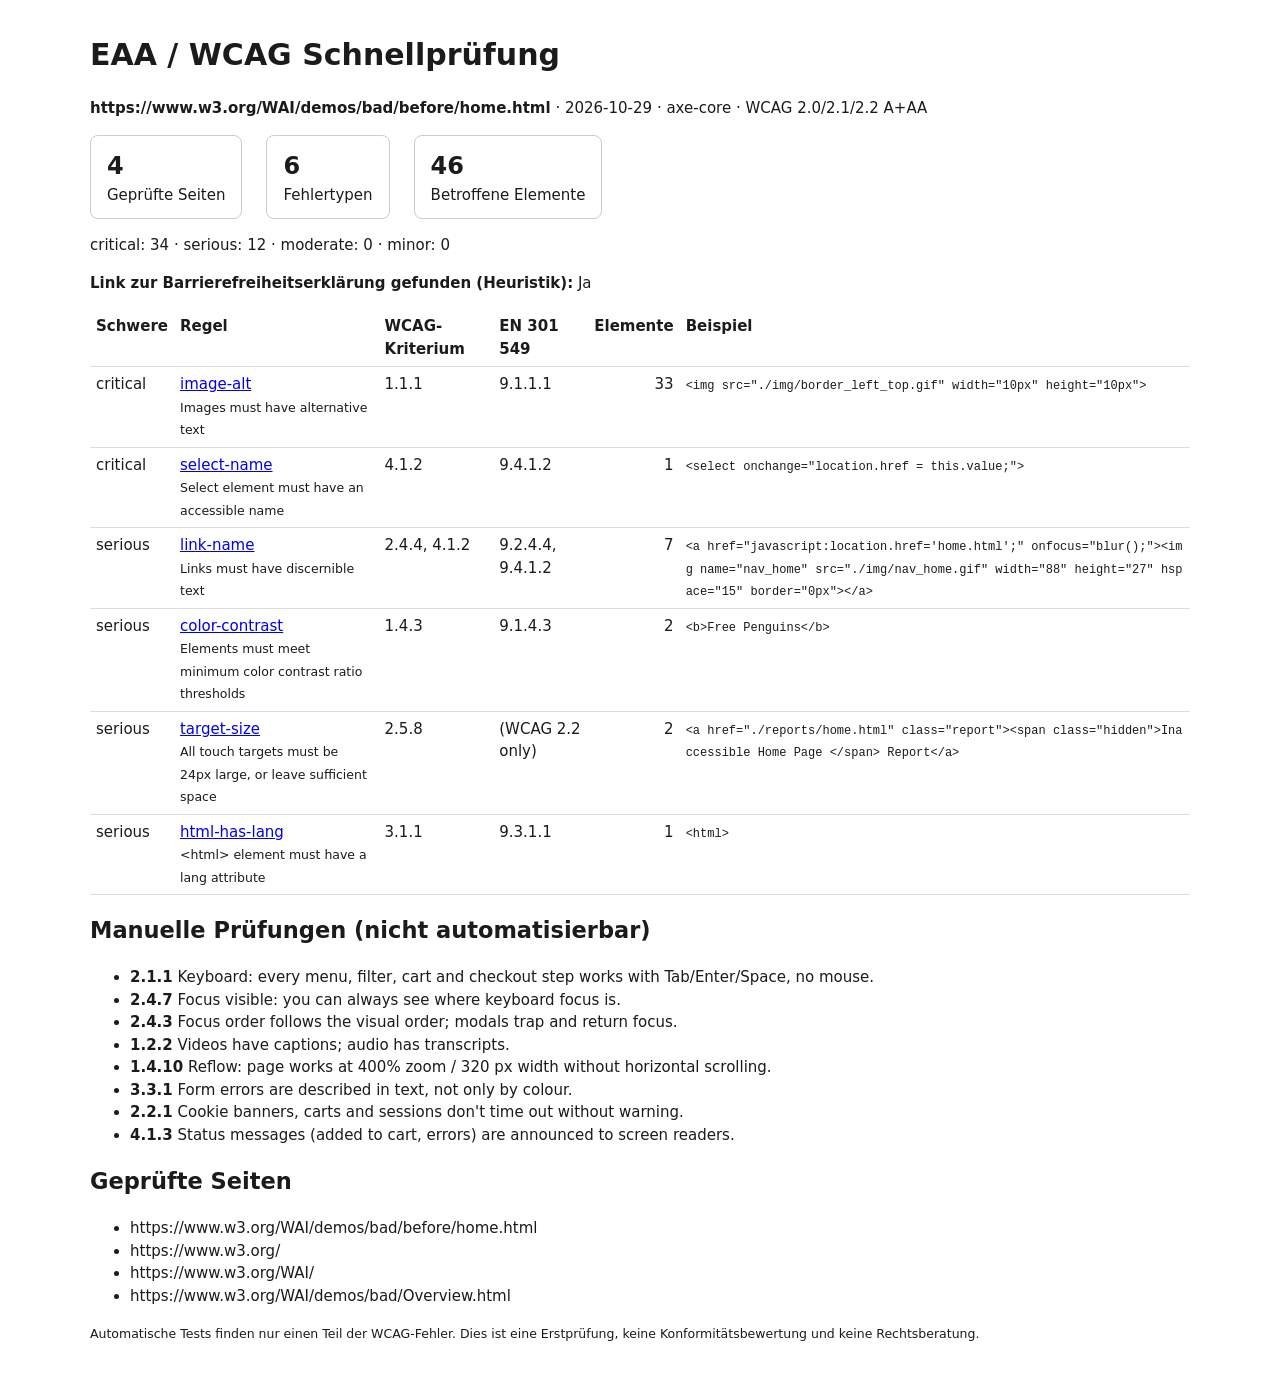
<file: eaa-audit/sample-report-de.html>
<!doctype html><html lang="de"><meta charset="utf-8"><meta name="viewport" content="width=device-width,initial-scale=1">
<title>EAA / WCAG Schnellprüfung - https://www.w3.org/WAI/demos/bad/before/home.html</title>
<style>body{font:15px/1.5 system-ui,sans-serif;max-width:1100px;margin:32px auto;padding:0 16px;color:#1b1b1b}
table{border-collapse:collapse;width:100%}td,th{border-bottom:1px solid #ddd;padding:6px;vertical-align:top;text-align:left}
code{font-size:12px;word-break:break-all}.k{display:flex;gap:24px;flex-wrap:wrap}.k div{border:1px solid #ccc;border-radius:8px;padding:12px 16px}
.k b{display:block;font-size:24px}</style>
<h1>EAA / WCAG Schnellprüfung</h1><p><b>https://www.w3.org/WAI/demos/bad/before/home.html</b> · 2026-10-29 · axe-core · WCAG 2.0/2.1/2.2 A+AA</p>
<div class="k"><div><b>4</b>Geprüfte Seiten</div><div><b>6</b>Fehlertypen</div>
<div><b>46</b>Betroffene Elemente</div></div>
<p>critical: 34 · serious: 12 · moderate: 0 · minor: 0</p>
<p><b>Link zur Barrierefreiheitserklärung gefunden (Heuristik):</b> Ja</p>
<table><tr><th>Schwere</th><th>Regel</th><th>WCAG-Kriterium</th><th>EN 301 549</th><th>Elemente</th><th>Beispiel</th></tr><tr><td>critical</td><td><a href='https://dequeuniversity.com/rules/axe/4.11/image-alt?application=axeAPI'>image-alt</a><br><small>Images must have alternative text</small></td><td>1.1.1</td><td>9.1.1.1</td><td style='text-align:right'>33</td><td><code>&lt;img src=&quot;./img/border_left_top.gif&quot; width=&quot;10px&quot; height=&quot;10px&quot;&gt;</code></td></tr><tr><td>critical</td><td><a href='https://dequeuniversity.com/rules/axe/4.11/select-name?application=axeAPI'>select-name</a><br><small>Select element must have an accessible name</small></td><td>4.1.2</td><td>9.4.1.2</td><td style='text-align:right'>1</td><td><code>&lt;select onchange=&quot;location.href = this.value;&quot;&gt;</code></td></tr><tr><td>serious</td><td><a href='https://dequeuniversity.com/rules/axe/4.11/link-name?application=axeAPI'>link-name</a><br><small>Links must have discernible text</small></td><td>2.4.4, 4.1.2</td><td>9.2.4.4, 9.4.1.2</td><td style='text-align:right'>7</td><td><code>&lt;a href=&quot;javascript:location.href=&#x27;home.html&#x27;;&quot; onfocus=&quot;blur();&quot;&gt;&lt;img name=&quot;nav_home&quot; src=&quot;./img/nav_home.gif&quot; width=&quot;88&quot; height=&quot;27&quot; hspace=&quot;15&quot; border=&quot;0px&quot;&gt;&lt;/a&gt;</code></td></tr><tr><td>serious</td><td><a href='https://dequeuniversity.com/rules/axe/4.11/color-contrast?application=axeAPI'>color-contrast</a><br><small>Elements must meet minimum color contrast ratio thresholds</small></td><td>1.4.3</td><td>9.1.4.3</td><td style='text-align:right'>2</td><td><code>&lt;b&gt;Free Penguins&lt;/b&gt;</code></td></tr><tr><td>serious</td><td><a href='https://dequeuniversity.com/rules/axe/4.11/target-size?application=axeAPI'>target-size</a><br><small>All touch targets must be 24px large, or leave sufficient space</small></td><td>2.5.8</td><td>(WCAG 2.2 only)</td><td style='text-align:right'>2</td><td><code>&lt;a href=&quot;./reports/home.html&quot; class=&quot;report&quot;&gt;&lt;span class=&quot;hidden&quot;&gt;Inaccessible Home Page &lt;/span&gt; Report&lt;/a&gt;</code></td></tr><tr><td>serious</td><td><a href='https://dequeuniversity.com/rules/axe/4.11/html-has-lang?application=axeAPI'>html-has-lang</a><br><small>&lt;html&gt; element must have a lang attribute</small></td><td>3.1.1</td><td>9.3.1.1</td><td style='text-align:right'>1</td><td><code>&lt;html&gt;</code></td></tr></table>
<h2>Manuelle Prüfungen (nicht automatisierbar)</h2><ul><li><b>2.1.1</b> Keyboard: every menu, filter, cart and checkout step works with Tab/Enter/Space, no mouse.</li><li><b>2.4.7</b> Focus visible: you can always see where keyboard focus is.</li><li><b>2.4.3</b> Focus order follows the visual order; modals trap and return focus.</li><li><b>1.2.2</b> Videos have captions; audio has transcripts.</li><li><b>1.4.10</b> Reflow: page works at 400% zoom / 320 px width without horizontal scrolling.</li><li><b>3.3.1</b> Form errors are described in text, not only by colour.</li><li><b>2.2.1</b> Cookie banners, carts and sessions don&#x27;t time out without warning.</li><li><b>4.1.3</b> Status messages (added to cart, errors) are announced to screen readers.</li></ul>
<h2>Geprüfte Seiten</h2><ul><li>https://www.w3.org/WAI/demos/bad/before/home.html</li><li>https://www.w3.org/</li><li>https://www.w3.org/WAI/</li><li>https://www.w3.org/WAI/demos/bad/Overview.html</li></ul>
<p><small>Automatische Tests finden nur einen Teil der WCAG-Fehler. Dies ist eine Erstprüfung, keine Konformitätsbewertung und keine Rechtsberatung.</small></p></html>
</file>
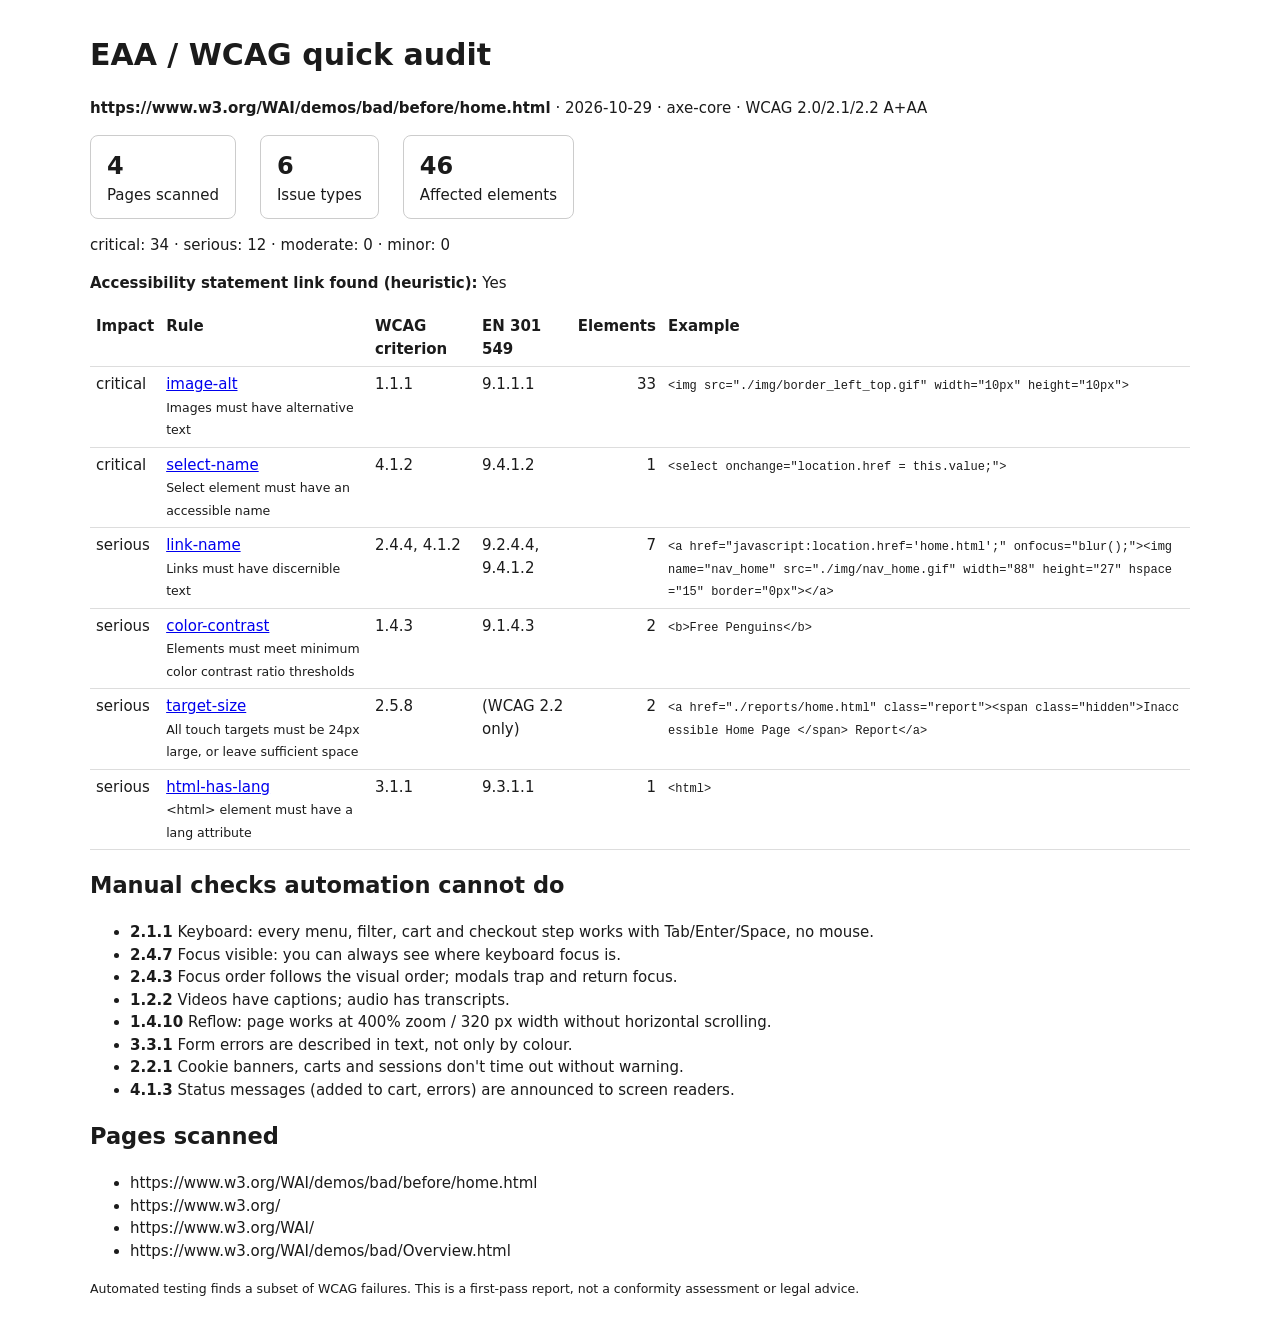
<file: eaa-audit/sample-report.html>
<!doctype html><html lang="en"><meta charset="utf-8"><meta name="viewport" content="width=device-width,initial-scale=1">
<title>EAA / WCAG quick audit - https://www.w3.org/WAI/demos/bad/before/home.html</title>
<style>body{font:15px/1.5 system-ui,sans-serif;max-width:1100px;margin:32px auto;padding:0 16px;color:#1b1b1b}
table{border-collapse:collapse;width:100%}td,th{border-bottom:1px solid #ddd;padding:6px;vertical-align:top;text-align:left}
code{font-size:12px;word-break:break-all}.k{display:flex;gap:24px;flex-wrap:wrap}.k div{border:1px solid #ccc;border-radius:8px;padding:12px 16px}
.k b{display:block;font-size:24px}</style>
<h1>EAA / WCAG quick audit</h1><p><b>https://www.w3.org/WAI/demos/bad/before/home.html</b> · 2026-10-29 · axe-core · WCAG 2.0/2.1/2.2 A+AA</p>
<div class="k"><div><b>4</b>Pages scanned</div><div><b>6</b>Issue types</div>
<div><b>46</b>Affected elements</div></div>
<p>critical: 34 · serious: 12 · moderate: 0 · minor: 0</p>
<p><b>Accessibility statement link found (heuristic):</b> Yes</p>
<table><tr><th>Impact</th><th>Rule</th><th>WCAG criterion</th><th>EN 301 549</th><th>Elements</th><th>Example</th></tr><tr><td>critical</td><td><a href='https://dequeuniversity.com/rules/axe/4.11/image-alt?application=axeAPI'>image-alt</a><br><small>Images must have alternative text</small></td><td>1.1.1</td><td>9.1.1.1</td><td style='text-align:right'>33</td><td><code>&lt;img src=&quot;./img/border_left_top.gif&quot; width=&quot;10px&quot; height=&quot;10px&quot;&gt;</code></td></tr><tr><td>critical</td><td><a href='https://dequeuniversity.com/rules/axe/4.11/select-name?application=axeAPI'>select-name</a><br><small>Select element must have an accessible name</small></td><td>4.1.2</td><td>9.4.1.2</td><td style='text-align:right'>1</td><td><code>&lt;select onchange=&quot;location.href = this.value;&quot;&gt;</code></td></tr><tr><td>serious</td><td><a href='https://dequeuniversity.com/rules/axe/4.11/link-name?application=axeAPI'>link-name</a><br><small>Links must have discernible text</small></td><td>2.4.4, 4.1.2</td><td>9.2.4.4, 9.4.1.2</td><td style='text-align:right'>7</td><td><code>&lt;a href=&quot;javascript:location.href=&#x27;home.html&#x27;;&quot; onfocus=&quot;blur();&quot;&gt;&lt;img name=&quot;nav_home&quot; src=&quot;./img/nav_home.gif&quot; width=&quot;88&quot; height=&quot;27&quot; hspace=&quot;15&quot; border=&quot;0px&quot;&gt;&lt;/a&gt;</code></td></tr><tr><td>serious</td><td><a href='https://dequeuniversity.com/rules/axe/4.11/color-contrast?application=axeAPI'>color-contrast</a><br><small>Elements must meet minimum color contrast ratio thresholds</small></td><td>1.4.3</td><td>9.1.4.3</td><td style='text-align:right'>2</td><td><code>&lt;b&gt;Free Penguins&lt;/b&gt;</code></td></tr><tr><td>serious</td><td><a href='https://dequeuniversity.com/rules/axe/4.11/target-size?application=axeAPI'>target-size</a><br><small>All touch targets must be 24px large, or leave sufficient space</small></td><td>2.5.8</td><td>(WCAG 2.2 only)</td><td style='text-align:right'>2</td><td><code>&lt;a href=&quot;./reports/home.html&quot; class=&quot;report&quot;&gt;&lt;span class=&quot;hidden&quot;&gt;Inaccessible Home Page &lt;/span&gt; Report&lt;/a&gt;</code></td></tr><tr><td>serious</td><td><a href='https://dequeuniversity.com/rules/axe/4.11/html-has-lang?application=axeAPI'>html-has-lang</a><br><small>&lt;html&gt; element must have a lang attribute</small></td><td>3.1.1</td><td>9.3.1.1</td><td style='text-align:right'>1</td><td><code>&lt;html&gt;</code></td></tr></table>
<h2>Manual checks automation cannot do</h2><ul><li><b>2.1.1</b> Keyboard: every menu, filter, cart and checkout step works with Tab/Enter/Space, no mouse.</li><li><b>2.4.7</b> Focus visible: you can always see where keyboard focus is.</li><li><b>2.4.3</b> Focus order follows the visual order; modals trap and return focus.</li><li><b>1.2.2</b> Videos have captions; audio has transcripts.</li><li><b>1.4.10</b> Reflow: page works at 400% zoom / 320 px width without horizontal scrolling.</li><li><b>3.3.1</b> Form errors are described in text, not only by colour.</li><li><b>2.2.1</b> Cookie banners, carts and sessions don&#x27;t time out without warning.</li><li><b>4.1.3</b> Status messages (added to cart, errors) are announced to screen readers.</li></ul>
<h2>Pages scanned</h2><ul><li>https://www.w3.org/WAI/demos/bad/before/home.html</li><li>https://www.w3.org/</li><li>https://www.w3.org/WAI/</li><li>https://www.w3.org/WAI/demos/bad/Overview.html</li></ul>
<p><small>Automated testing finds a subset of WCAG failures. This is a first-pass report, not a conformity assessment or legal advice.</small></p></html>
</file>
<file: assets/styles.css>
:root{
  --paper:#F3F4EF; --ink:#14171D; --cobalt:#1F3FBF; --signal:#D9381E; --pass:#2E7D4F;
  --rule:#CDD0C6; --muted:#5F646D; --panel:#FBFBF8;
  --serif:"Instrument Serif", "Iowan Old Style", Georgia, serif;
  --sans:"IBM Plex Sans", system-ui, -apple-system, "Segoe UI", sans-serif;
  --mono:"IBM Plex Mono", ui-monospace, "SFMono-Regular", Menlo, monospace;
}
*{box-sizing:border-box}
html{scroll-behavior:smooth}
body{margin:0;background:var(--paper);color:var(--ink);font:400 17px/1.6 var(--sans);-webkit-font-smoothing:antialiased}
a{color:var(--cobalt);text-underline-offset:3px}
a:focus-visible,summary:focus-visible{outline:2px solid var(--cobalt);outline-offset:3px}
h1,h2,h3{margin:0;font-weight:400}
.wrap{max-width:1160px;margin:0 auto;padding:0 28px}
.skip{position:absolute;left:-9999px}.skip:focus{left:12px;top:12px;background:var(--ink);color:var(--paper);padding:8px 12px}

/* header */
.top{display:flex;align-items:center;gap:32px;padding-top:22px;padding-bottom:22px;border-bottom:1px solid var(--rule)}
.mark{display:inline-flex;align-items:center;gap:10px;font:500 15px var(--mono);color:var(--ink);text-decoration:none;letter-spacing:-.01em}
.mark-dot{width:11px;height:11px;border-radius:50%;border:2px solid var(--ink);position:relative}
.mark-dot::after{content:"";position:absolute;width:5px;height:5px;border-radius:50%;background:var(--signal);right:-5px;bottom:-5px}
.top nav{display:flex;gap:24px;margin-left:auto}
.top nav a{color:var(--ink);text-decoration:none;font-size:15px}
.top nav a:hover{text-decoration:underline}
.top-cta{font:500 14px var(--mono);color:var(--ink);border:1px solid var(--ink);padding:7px 14px;border-radius:2px;text-decoration:none}
.top-cta:hover{background:var(--ink);color:var(--paper)}

/* hero */
.hero{display:grid;grid-template-columns:1.15fr .85fr;gap:64px;align-items:center;padding-top:88px;padding-bottom:96px}
.kicker{font:500 14px var(--mono);color:var(--muted);margin:0 0 22px}
h1{font-family:var(--serif);font-size:clamp(44px,6.2vw,80px);line-height:.98;letter-spacing:-.015em}
h1 em{font-style:italic;color:var(--pass)}
.lede{font-size:19px;max-width:34em;margin:28px 0 34px;color:#2A2E36}
.actions{display:flex;flex-wrap:wrap;gap:14px;align-items:center}
.btn{display:inline-block;font:500 16px var(--sans);text-decoration:none;padding:14px 22px;border-radius:2px;transition:background .15s,color .15s}
.btn-primary{background:var(--cobalt);color:#fff}
.btn-primary:hover{background:#16309A}
.btn-quiet{color:var(--ink);padding-left:4px;padding-right:4px;text-decoration:underline;text-decoration-color:var(--rule);text-decoration-thickness:2px}
.btn-quiet:hover{text-decoration-color:var(--ink)}
.btn-line{border:1px solid var(--ink);color:var(--ink)}
.btn-line:hover{background:var(--ink);color:var(--paper)}
.fine{font-size:14px;color:var(--muted);margin:18px 0 0}

/* run log illustration */
.runlog{margin:0;background:var(--panel);border:1px solid var(--rule);font:400 13px/1.4 var(--mono);transform:rotate(.6deg)}
.runlog-head{display:flex;justify-content:space-between;padding:12px 16px;border-bottom:1px solid var(--rule);color:var(--muted)}
.runlog ol{list-style:none;margin:0;padding:6px 0}
.runlog li{display:grid;grid-template-columns:48px 76px 1fr;gap:10px;padding:10px 16px;border-bottom:1px dashed #E2E4DC}
.runlog li:last-child{border-bottom:0}
.runlog .t{color:var(--muted)}
.runlog .ok{color:var(--pass)}
.runlog .ok::before{content:"✓ "}
.runlog .leak{background:#FBE9E5;border-left:3px solid var(--signal);padding-left:13px;margin:4px -10px 4px 0;transform:translateX(-6px);box-shadow:6px 6px 0 rgba(217,56,30,.12)}
.runlog .bad{color:#B42D17;font-weight:500}
.runlog .leak .d{color:var(--ink)}
.runlog figcaption{padding:10px 16px;border-top:1px solid var(--rule);color:var(--muted);font-size:12px}

/* sections */
section{scroll-margin-top:24px}
.section-head{display:grid;grid-template-columns:200px 1fr;column-gap:40px;padding-top:28px;border-top:1px solid var(--ink);margin-bottom:44px}
.label{font:500 14px var(--mono);margin:6px 0 0;color:var(--muted)}
.label span{color:var(--ink);margin-right:10px}
h2{font-family:var(--serif);font-size:clamp(34px,4.2vw,52px);line-height:1.02;letter-spacing:-.01em;max-width:16em}
.sub{grid-column:2;color:var(--muted);margin:14px 0 0}
.leaks,.pricing,.process,.faq{padding-bottom:104px}

.ledger{list-style:none;margin:0;padding:0 0 0 240px}
.ledger li{display:grid;grid-template-columns:44px 1fr;gap:16px;padding:22px 0;border-bottom:1px solid var(--rule)}
.ledger li:first-child{border-top:1px solid var(--rule)}
.ledger .n{font:500 15px var(--mono);color:var(--signal)}
.ledger h3{font:600 19px var(--sans);margin-bottom:4px}
.ledger p{margin:0;color:#3A3F48;max-width:38em}

/* pricing */
.plans{display:grid;grid-template-columns:1.1fr 1fr 1fr;border:1px solid var(--ink)}
.plan{padding:32px 30px 34px;display:flex;flex-direction:column;border-left:1px solid var(--rule)}
.plan:first-child{border-left:0}
.plan-entry{background:var(--ink);color:var(--paper)}
.plan h3{font:600 18px var(--sans)}
.price{margin:12px 0 2px;font-size:15px;color:var(--muted)}
.plan-entry .price,.plan-entry .when{color:#AEB3BB}
.price span{font:400 56px/1 var(--serif);color:var(--ink);margin-right:6px;letter-spacing:-.02em}
.plan-entry .price span{color:var(--paper)}
.when{font:400 13px var(--mono);color:var(--muted);margin:6px 0 0}
.plan ul{list-style:none;margin:26px 0 24px;padding:0;flex:1}
.plan li{padding:9px 0 9px 22px;border-top:1px solid var(--rule);position:relative;font-size:15.5px}
.plan-entry li{border-top-color:#2E333C}
.plan li::before{content:"";position:absolute;left:2px;top:18px;width:8px;height:1.5px;background:currentColor;opacity:.6}
.credit{font-size:14.5px;border-left:3px solid var(--signal);padding:2px 0 2px 12px;margin:0 0 24px;color:#E7E8E2}
.plan-entry .btn-primary{background:var(--paper);color:var(--ink)}
.plan-entry .btn-primary:hover{background:#fff}
.plan .btn{text-align:center}
.pay-note{font-size:15px;color:var(--muted);margin:18px 0 0}

/* process */
.steps{list-style:none;margin:0;padding:0;display:grid;grid-template-columns:repeat(4,1fr);gap:0;border-top:1px solid var(--rule)}
.steps li{padding:24px 24px 0 0;border-right:1px solid var(--rule);margin-right:24px}
.steps li:last-child{border-right:0;margin-right:0}
.steps .n{display:block;font:400 44px/1 var(--serif);color:var(--cobalt);margin-bottom:16px}
.steps h3{font:600 18px var(--sans);margin-bottom:6px}
.steps p{margin:0;color:#3A3F48;font-size:15.5px}

/* honesty */
.honest{padding-bottom:104px}
.honest-inner{border:1px solid var(--ink);padding:40px 44px;display:grid;grid-template-columns:.8fr 1.2fr;column-gap:48px;background:var(--panel)}
.honest-inner h2{font-size:clamp(30px,3.4vw,42px);grid-row:span 2}
.honest-inner p{margin:0 0 14px}
.honest .not{color:var(--muted);font-size:15.5px}

/* faq */
.qa{margin-left:240px;border-top:1px solid var(--rule)}
details{border-bottom:1px solid var(--rule)}
summary{cursor:pointer;list-style:none;padding:20px 40px 20px 0;font:500 18px var(--sans);position:relative}
summary::-webkit-details-marker{display:none}
summary::after{content:"+";position:absolute;right:4px;top:16px;font:400 24px var(--mono);color:var(--cobalt)}
details[open] summary::after{content:"–"}
details p{margin:0 0 22px;max-width:40em;color:#3A3F48}

/* close */
.close{padding-top:72px;padding-bottom:96px;border-top:1px solid var(--ink);text-align:left}
.close h2{font-size:clamp(40px,5.4vw,68px);max-width:12em}
.close p{font-size:19px;color:#2A2E36;margin:18px 0 30px}

.foot{display:flex;flex-wrap:wrap;gap:12px 32px;align-items:center;padding-top:26px;padding-bottom:40px;border-top:1px solid var(--rule);font-size:14.5px;color:var(--muted)}
.foot p{margin:0}
.foot-links{margin-left:auto!important;display:flex;gap:20px}

@media (max-width:900px){
  .hero{grid-template-columns:1fr;gap:48px;padding-top:56px;padding-bottom:72px}
  .runlog{transform:none}
  .section-head{grid-template-columns:1fr;row-gap:10px}
  .sub{grid-column:1}
  .ledger,.qa{padding-left:0;margin-left:0}
  .plans{grid-template-columns:1fr}
  .plan{border-left:0;border-top:1px solid var(--rule)}
  .plan:first-child{border-top:0}
  .steps{grid-template-columns:1fr 1fr;row-gap:28px}
  .steps li:nth-child(2){border-right:0;margin-right:0}
  .honest-inner{grid-template-columns:1fr;padding:30px 26px}
  .honest-inner h2{margin-bottom:14px}
}
@media (max-width:600px){
  body{font-size:16px}
  .wrap{padding-left:20px;padding-right:20px}
  .top{gap:12px}
  .top nav{display:none}
  .top-cta{margin-left:auto}
  .lede{font-size:17.5px}
  .actions{flex-direction:column;align-items:stretch}
  .btn{text-align:center}
  .runlog li{grid-template-columns:42px 70px 1fr;font-size:12px;padding:9px 12px}
  .runlog .leak{padding-left:9px;margin-right:0;transform:none;box-shadow:none}
  .steps{grid-template-columns:1fr}
  .steps li{border-right:0;margin-right:0;padding-right:0}
  .foot-links{margin-left:0!important}
}
@media (prefers-reduced-motion:reduce){html{scroll-behavior:auto}}
</file>
<file: assets/offer.css>
body{background:var(--paper,#F3F4EF);color:var(--ink,#14171D);font:16px/1.6 var(--sans,system-ui,sans-serif);margin:0}
.o-wrap{max-width:900px;margin:0 auto;padding:24px 20px 64px}
.o-wrap h1{font:400 44px/1.1 var(--serif,Georgia,serif);margin:24px 0 12px}
.o-wrap h2{font:400 30px/1.2 var(--serif,Georgia,serif);margin:40px 0 8px}
.o-lead{font-size:19px;color:#2b2f36}
.o-box{background:var(--panel,#FBFBF8);border:1px solid var(--rule,#CDD0C6);border-radius:10px;padding:20px;margin:16px 0}
.o-grid{display:grid;grid-template-columns:repeat(auto-fit,minmax(250px,1fr));gap:16px}
.o-price{font:500 32px/1 var(--mono,monospace);margin:8px 0}
.o-btn{display:inline-block;background:var(--cobalt,#1F3FBF);color:#fff;padding:12px 18px;border-radius:8px;text-decoration:none;font-weight:600}
.o-btn.line{background:transparent;color:var(--cobalt,#1F3FBF);border:2px solid var(--cobalt,#1F3FBF)}
.o-btn:focus-visible,a:focus-visible,input:focus-visible,textarea:focus-visible,button:focus-visible{outline:3px solid #000;outline-offset:2px}
.o-small{font-size:14px;color:#4a4f57}
.o-wrap label{display:block;margin:6px 0}
.o-wrap input[type=text],.o-wrap textarea{width:100%;box-sizing:border-box;font:inherit;padding:8px;border:1px solid #8a8f98;border-radius:6px;background:#fff}
.o-wrap textarea{min-height:220px;font:14px/1.5 var(--mono,monospace)}
.o-wrap fieldset{border:1px solid var(--rule,#CDD0C6);border-radius:8px;margin:12px 0;padding:10px 14px}
.o-wrap legend{font-weight:600}
.o-wrap button{font:inherit;cursor:pointer}
.o-nav a{color:var(--cobalt,#1F3FBF)}
</file>
